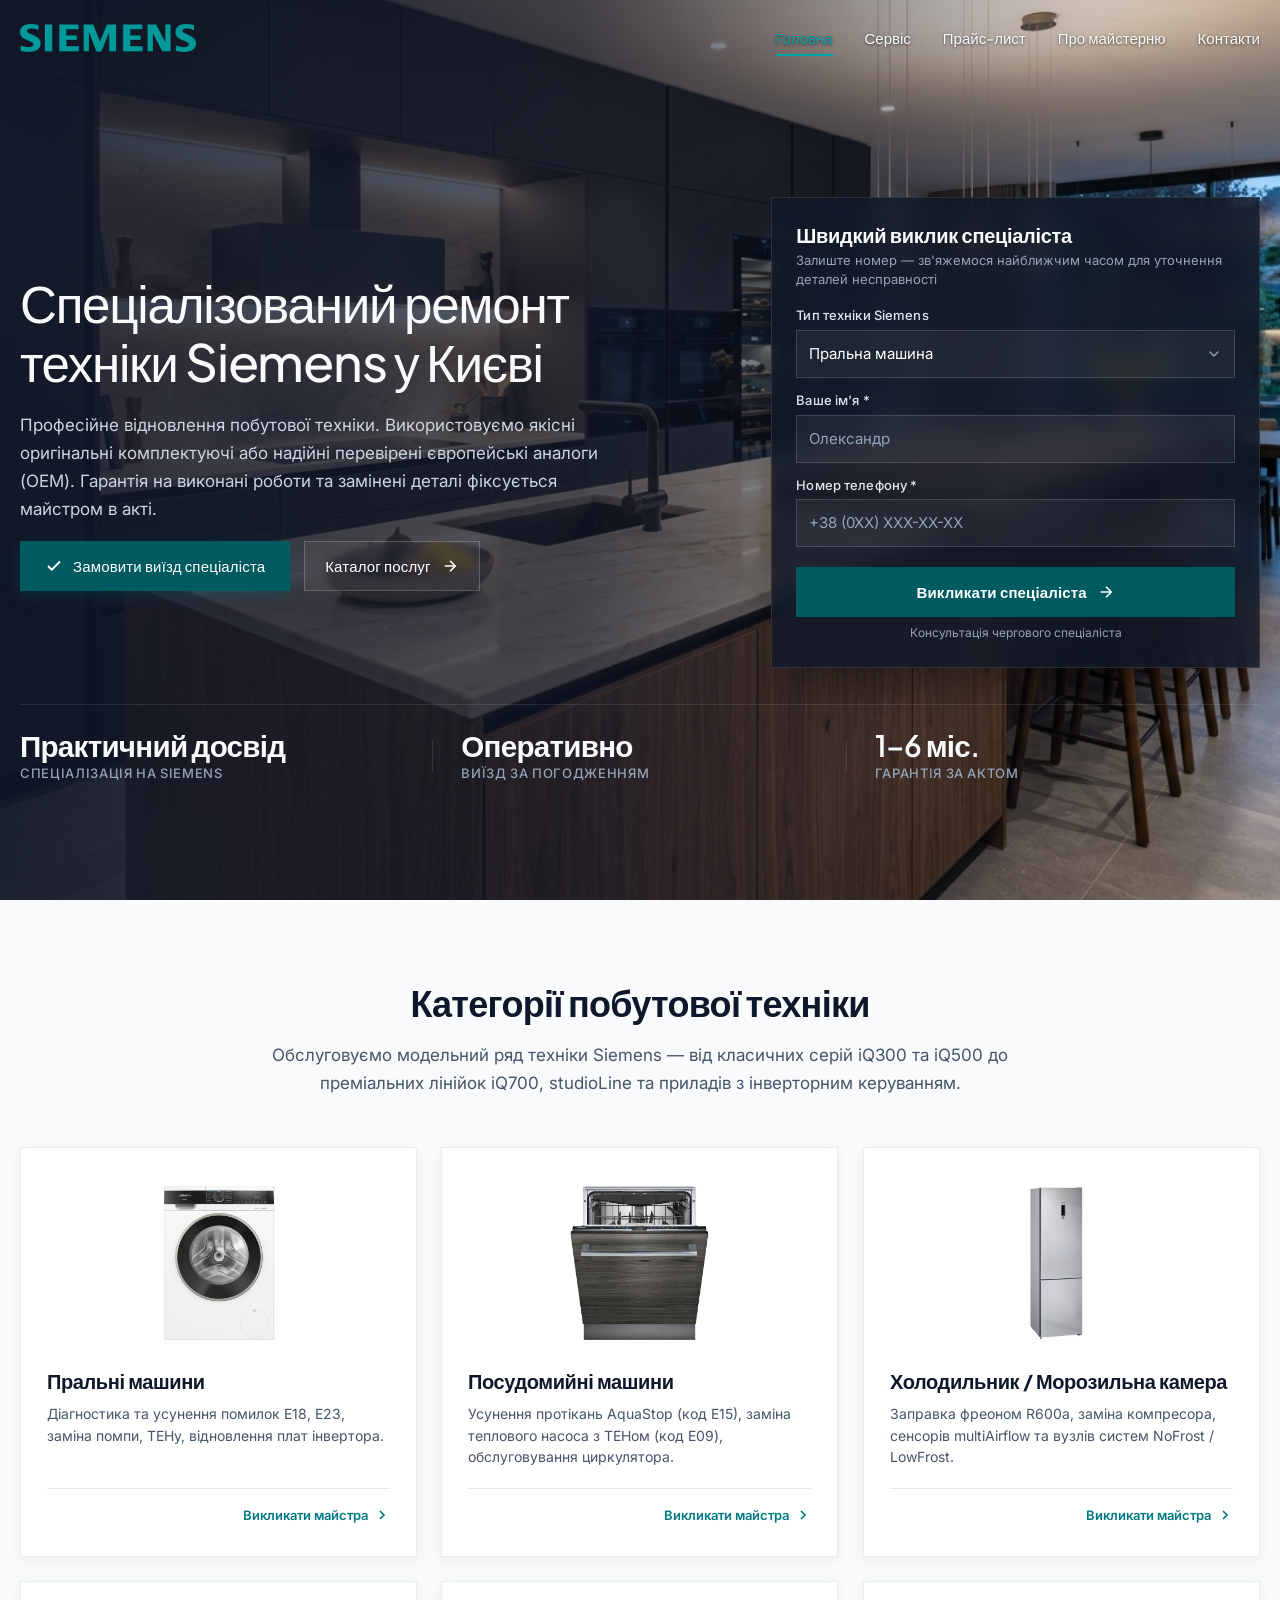
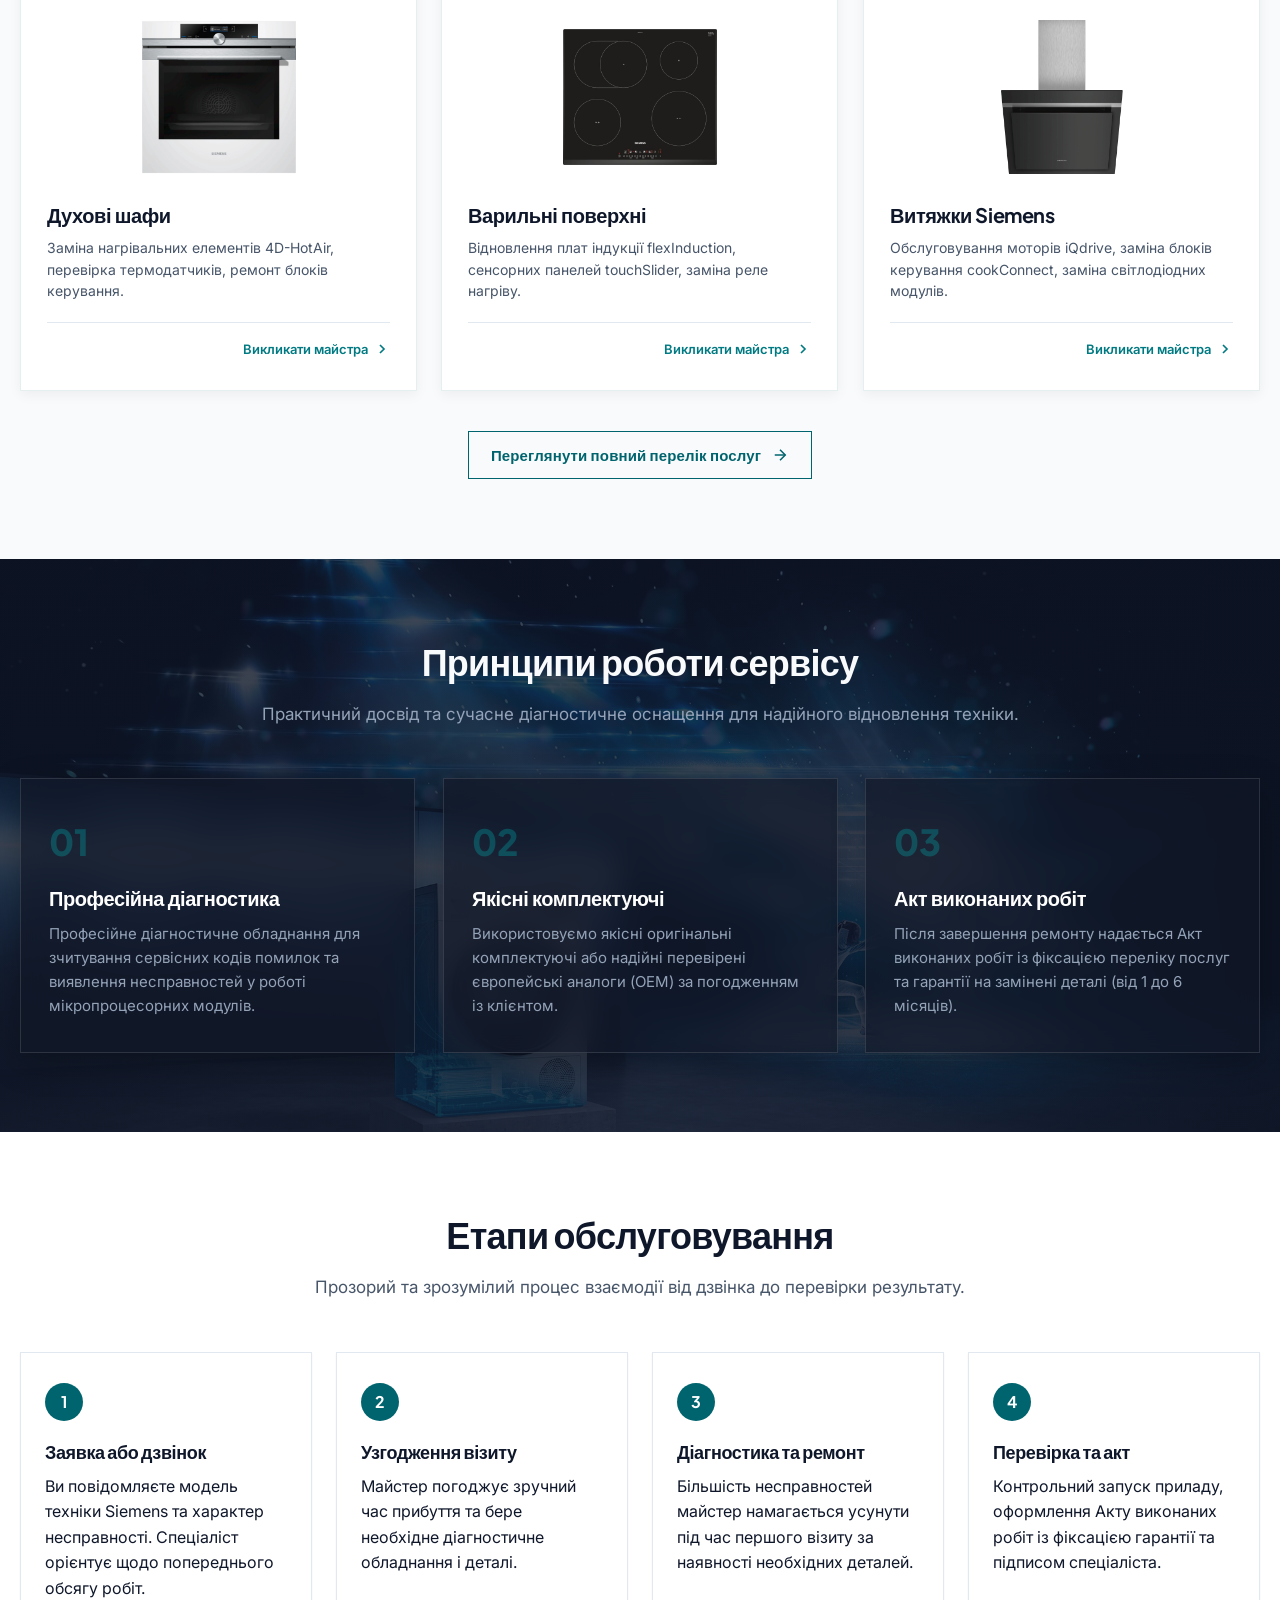
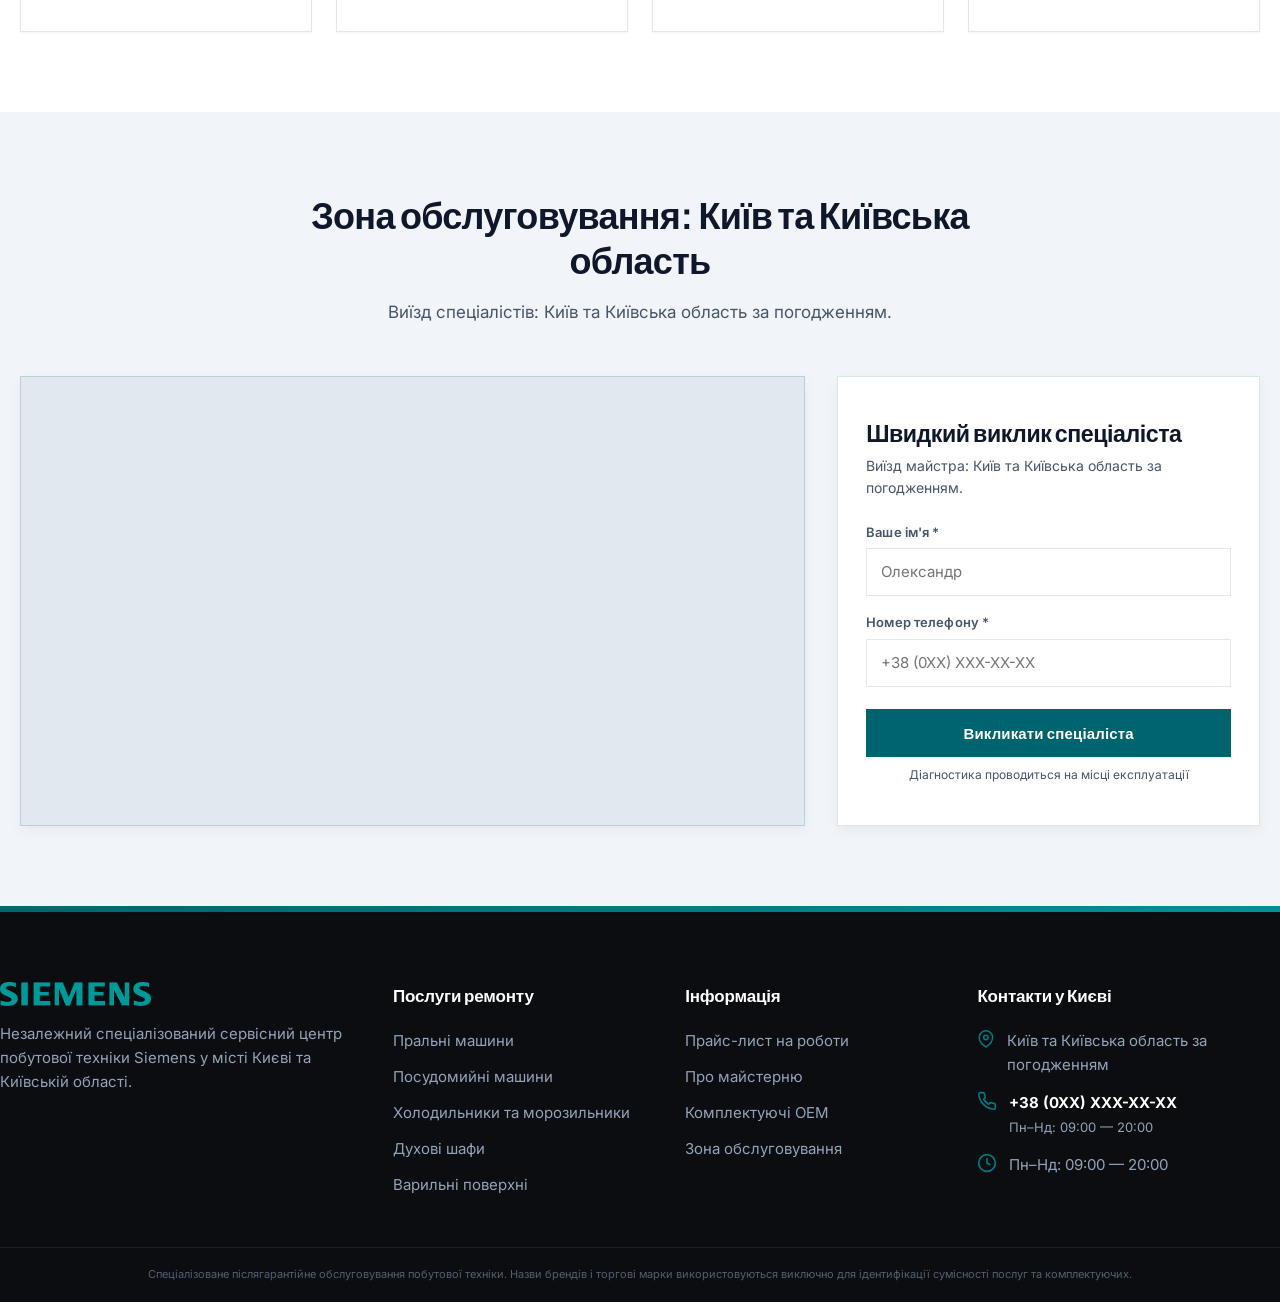
<file: index.html>
<!DOCTYPE html>
<html lang="uk">

<head>
  <meta charset="UTF-8">
  <meta name="viewport" content="width=device-width, initial-scale=1.0">
  <title>сервісний центр техніки Siemens</title>
  <meta name="description"
    content="Незалежний спеціалізований сервісний центр побутової техніки Siemens у Києві та Київській області. Професійна діагностика, якісні комплектуючі, гарантія на виконані роботи та замінені деталі за актом.">
  <link rel="preconnect" href="https://fonts.googleapis.com">
  <link rel="preconnect" href="https://fonts.gstatic.com" crossorigin>
  <link
    href="https://fonts.googleapis.com/css2?family=Inter:wght@400;500;600;700&family=Plus+Jakarta+Sans:wght@500;600;700;800&display=swap"
    rel="stylesheet">
  <link rel="stylesheet" href="css/style.css">
</head>

<body>



  <!-- Clean Transparent Header -->
  <header class="site-header">
    <div class="container header-wrap">
      <a href="index.html" class="brand-logo" aria-label="Siemens">
        <img src="img/logo.webp" alt="SIEMENS" class="brand-logo-img">
      </a>
      <nav class="main-nav" aria-label="Головна навігація">
        <a href="index.html" class="nav-link active">Головна</a>

        <a href="services.html" class="nav-link">Сервіс</a>
        <a href="prices.html" class="nav-link">Прайс-лист</a>
        <a href="about.html" class="nav-link">Про майстерню</a>
        <a href="contacts.html" class="nav-link">Контакти</a>
      </nav>
      <button type="button" class="mobile-menu-toggle" aria-label="Відкрити меню" data-drawer-open>
        <svg width="26" height="26" viewBox="0 0 24 24" fill="none" stroke="currentColor" stroke-width="2.5"
          stroke-linecap="round">
          <line x1="3" y1="6" x2="21" y2="6"></line>
          <line x1="3" y1="12" x2="21" y2="12"></line>
          <line x1="3" y1="18" x2="21" y2="18"></line>
        </svg>
      </button>
    </div>
  </header>

  <!-- Mobile Drawer -->
  <div class="mobile-drawer-overlay"></div>
  <div class="mobile-drawer">
    <div>
      <div class="mobile-drawer-header">
        <a href="index.html" class="brand-logo">
          <img src="img/logo.webp" alt="Siemens" class="brand-logo-img" style="height: 22px;">
        </a>
        <button type="button" class="mobile-drawer-close" style="background:none; color:#fff; cursor:pointer;"
          aria-label="Закрити меню">
          <svg width="24" height="24" viewBox="0 0 24 24" fill="none" stroke="currentColor" stroke-width="2">
            <line x1="18" y1="6" x2="6" y2="18"></line>
            <line x1="6" y1="6" x2="18" y2="18"></line>
          </svg>
        </button>
      </div>
      <div
        style="font-size: 0.75rem; color: var(--text-light-muted); padding: 0 0 16px 0; border-bottom: 1px solid rgba(255,255,255,0.08); margin-bottom: 16px;">
        Незалежний спеціалізований сервісний центр. Ми не є авторизованим сервісним центром Siemens AG.
      </div>
      <ul class="mobile-nav-list">
        <li><a href="index.html" class="mobile-nav-link active">Головна</a></li>
        <li><a href="services.html" class="mobile-nav-link">Послуги ремонту</a></li>
        <li><a href="prices.html" class="mobile-nav-link">Прайс-лист</a></li>
        <li><a href="about.html" class="mobile-nav-link">Про майстерню</a></li>
        <li><a href="contacts.html" class="mobile-nav-link">Контакти</a></li>
      </ul>
    </div>
    <div style="padding-top: 24px; border-top: 1px solid rgba(255,255,255,0.1);">
      <p style="font-size: 0.8125rem; color: var(--text-light-muted); margin-bottom: 8px;">Зв'язок зі спеціалістом:</p>
      <a href="tel:+380000000000" data-config="phone-mobile"
        style="color: #fff; font-weight: 700; font-size: 1.1rem; display: block; margin-bottom: 16px;">+38 (0XX)
        XXX-XX-XX</a>
      <button type="button" class="btn btn-primary" style="width: 100%;" data-modal-trigger>
        <span>Викликати спеціаліста</span>
      </button>
    </div>
  </div>

  <main id="main-content">
    <!-- Hero Section -->
    <section class="hero-section">
      <div class="container">
        <div class="hero-grid">
          <div class="hero-content">
            <h1 class="hero-title">
              Спеціалізований ремонт техніки Siemens у Києві
            </h1>
            <p class="hero-subtitle">
              Професійне відновлення побутової техніки. Використовуємо якісні оригінальні комплектуючі або надійні
              перевірені європейські аналоги (OEM). Гарантія на виконані роботи та замінені деталі фіксується майстром в
              акті.
            </p>
            <div class="hero-actions">
              <button type="button" class="btn btn-primary" data-modal-trigger data-service="Виклик спеціаліста">
                <svg width="18" height="18" viewBox="0 0 24 24" fill="none" stroke="currentColor" stroke-width="2.5">
                  <polyline points="20 6 9 17 4 12"></polyline>
                </svg>
                <span>Замовити виїзд спеціаліста</span>
              </button>
              <a href="services.html" class="btn btn-outline">
                <span>Каталог послуг</span>
                <svg width="18" height="18" viewBox="0 0 24 24" fill="none" stroke="currentColor" stroke-width="2">
                  <line x1="5" y1="12" x2="19" y2="12"></line>
                  <polyline points="12 5 19 12 12 19"></polyline>
                </svg>
              </a>
            </div>
          </div>

          <!-- Quick Express Request Card -->
          <div class="hero-card">
            <div class="hero-card-header">
              <h2 class="hero-card-title">Швидкий виклик спеціаліста</h2>
              <p class="hero-card-desc">Залиште номер — зв'яжемося найближчим часом для уточнення деталей несправності
              </p>
            </div>
            <form data-ajax-form method="POST" action="send.php">
              <!-- Honeypot -->
              <input type="text" name="website_url" class="form-honeypot" tabindex="-1" autocomplete="off">
              <input type="hidden" name="form_source" value="Головний екран (Hero)">

              <div class="form-group">
                <label class="form-label">Тип техніки Siemens</label>
                <select name="appliance" class="form-control">
                  <option value="Пральні машини">Пральна машина</option>
                  <option value="Сушильні машини">Сушильна машина</option>
                  <option value="Посудомийні машини">Посудомийна машина</option>
                  <option value="Холодильники">Холодильник / Морозильна камера</option>
                  <option value="Духові шафи">Духова шафа</option>
                  <option value="Варильні поверхні">Варильна поверхня</option>
                  <option value="Витяжки">Витяжка</option>
                  <option value="Інша техніка">Інша техніка</option>
                </select>
              </div>

              <div class="form-group">
                <label class="form-label">Ваше ім'я *</label>
                <input type="text" name="name" class="form-control" placeholder="Олександр" required>
              </div>

              <div class="form-group">
                <label class="form-label">Номер телефону *</label>
                <input type="tel" name="phone" class="form-control" placeholder="+38 (0XX) XXX-XX-XX" required>
              </div>

              <button type="submit" class="btn btn-primary" style="width: 100%; margin-top: 8px;">
                <span>Викликати спеціаліста</span>
                <svg width="18" height="18" viewBox="0 0 24 24" fill="none" stroke="currentColor" stroke-width="2">
                  <line x1="5" y1="12" x2="19" y2="12"></line>
                  <polyline points="12 5 19 12 12 19"></polyline>
                </svg>
              </button>
              <p class="form-help" style="text-align: center;">Консультація чергового спеціаліста</p>
            </form>
          </div>
        </div>

        <!-- Bottom Transparent Metrics Row -->
        <div class="hero-metrics">
          <div class="metric-item">
            <span class="metric-val" data-config="metrics-experience">Досвід</span>
            <span class="metric-label">Спеціалізація на Siemens</span>
          </div>
          <div class="metric-item">
            <span class="metric-val" data-config="metrics-arrival">Оперативно</span>
            <span class="metric-label">Виїзд за погодженням</span>
          </div>
          <div class="metric-item">
            <span class="metric-val" data-config="metrics-warranty">1–6 міс.</span>
            <span class="metric-label">Гарантія за актом</span>
          </div>
        </div>
      </div>
    </section>

    <!-- Categories Grid Section (Clean White Cards) -->
    <section id="services" class="section-py" style="background-color: var(--bg-light);">
      <div class="container">
        <div class="section-header">
          <h2 class="section-title">Категорії побутової техніки</h2>
          <p class="section-desc">
            Обслуговуємо модельний ряд техніки Siemens — від класичних серій iQ300 та iQ500 до преміальних лінійок
            iQ700, studioLine та приладів з інверторним керуванням.
          </p>
        </div>

        <div class="categories-grid">
          <!-- Card 1: Washing -->
          <div class="category-card" data-modal-trigger data-service="Пральні машини">
            <div class="category-image-box">
              <img src="img/pralka.webp" alt="Пральні машини Siemens" class="category-img" loading="lazy">
            </div>
            <h3 class="category-title">Пральні машини</h3>
            <p class="category-desc">
              Діагностика та усунення помилок E18, E23, заміна помпи, ТЕНу, відновлення плат інвертора.
            </p>
            <div class="category-footer">
              <span class="category-arrow" style="margin-left: auto;">
                <span>Викликати майстра</span>
                <svg width="16" height="16" viewBox="0 0 24 24" fill="none" stroke="currentColor" stroke-width="2.5">
                  <polyline points="9 18 15 12 9 6"></polyline>
                </svg>
              </span>
            </div>
          </div>

          <!-- Card 2: Dishwashers -->
          <div class="category-card" data-modal-trigger data-service="Посудомийні машини">
            <div class="category-image-box">
              <img src="img/posuda.webp" alt="Посудомийні машини Siemens" class="category-img" loading="lazy">
            </div>
            <h3 class="category-title">Посудомийні машини</h3>
            <p class="category-desc">
              Усунення протікань AquaStop (код E15), заміна теплового насоса з ТЕНом (код E09), обслуговування
              циркулятора.
            </p>
            <div class="category-footer">
              <span class="category-arrow" style="margin-left: auto;">
                <span>Викликати майстра</span>
                <svg width="16" height="16" viewBox="0 0 24 24" fill="none" stroke="currentColor" stroke-width="2.5">
                  <polyline points="9 18 15 12 9 6"></polyline>
                </svg>
              </span>
            </div>
          </div>

          <!-- Card 3: Fridges -->
          <div class="category-card" data-modal-trigger data-service="Холодильники">
            <div class="category-image-box">
              <img src="img/holodos.webp" alt="Холодильники та морозильні камери Siemens" class="category-img" loading="lazy">
            </div>
            <h3 class="category-title">Холодильник / Морозильна камера</h3>
            <p class="category-desc">
              Заправка фреоном R600a, заміна компресора, сенсорів multiAirflow та вузлів систем NoFrost / LowFrost.
            </p>
            <div class="category-footer">
              <span class="category-arrow" style="margin-left: auto;">
                <span>Викликати майстра</span>
                <svg width="16" height="16" viewBox="0 0 24 24" fill="none" stroke="currentColor" stroke-width="2.5">
                  <polyline points="9 18 15 12 9 6"></polyline>
                </svg>
              </span>
            </div>
          </div>

          <!-- Card 4: Ovens -->
          <div class="category-card" data-modal-trigger data-service="Духові шафи">
            <div class="category-image-box">
              <img src="img/Duhova-shafa.webp" alt="Духові шафи Siemens" class="category-img" loading="lazy">
            </div>
            <h3 class="category-title">Духові шафи</h3>
            <p class="category-desc">
              Заміна нагрівальних елементів 4D-HotAir, перевірка термодатчиків, ремонт блоків керування.
            </p>
            <div class="category-footer">
              <span class="category-arrow" style="margin-left: auto;">
                <span>Викликати майстра</span>
                <svg width="16" height="16" viewBox="0 0 24 24" fill="none" stroke="currentColor" stroke-width="2.5">
                  <polyline points="9 18 15 12 9 6"></polyline>
                </svg>
              </span>
            </div>
          </div>

          <!-- Card 5: Cooktops -->
          <div class="category-card" data-modal-trigger data-service="Варильні поверхні">
            <div class="category-image-box">
              <img src="img/poverhna.webp" alt="Варильні поверхні Siemens" class="category-img" loading="lazy">
            </div>
            <h3 class="category-title">Варильні поверхні</h3>
            <p class="category-desc">
              Відновлення плат індукції flexInduction, сенсорних панелей touchSlider, заміна реле нагріву.
            </p>
            <div class="category-footer">
              <span class="category-arrow" style="margin-left: auto;">
                <span>Викликати майстра</span>
                <svg width="16" height="16" viewBox="0 0 24 24" fill="none" stroke="currentColor" stroke-width="2.5">
                  <polyline points="9 18 15 12 9 6"></polyline>
                </svg>
              </span>
            </div>
          </div>

          <!-- Card 6: Range Hoods -->
          <div class="category-card" data-modal-trigger data-service="Витяжки">
            <div class="category-image-box">
              <img src="img/witajka.webp" alt="Витяжки Siemens" class="category-img" loading="lazy">
            </div>
            <h3 class="category-title">Витяжки Siemens</h3>
            <p class="category-desc">
              Обслуговування моторів iQdrive, заміна блоків керування cookConnect, заміна світлодіодних модулів.
            </p>
            <div class="category-footer">
              <span class="category-arrow" style="margin-left: auto;">
                <span>Викликати майстра</span>
                <svg width="16" height="16" viewBox="0 0 24 24" fill="none" stroke="currentColor" stroke-width="2.5">
                  <polyline points="9 18 15 12 9 6"></polyline>
                </svg>
              </span>
            </div>
          </div>
        </div>

        <div style="text-align: center; margin-top: 40px;">
          <a href="services.html" class="btn btn-secondary">
            <span>Переглянути повний перелік послуг</span>
            <svg width="18" height="18" viewBox="0 0 24 24" fill="none" stroke="currentColor" stroke-width="2">
              <line x1="5" y1="12" x2="19" y2="12"></line>
              <polyline points="12 5 19 12 12 19"></polyline>
            </svg>
          </a>
        </div>
      </div>
    </section>

    <!-- Standards & Engineering Approach Section (Dark Graphite) -->
    <section class="section-py standards-section">
      <div class="container">
        <div class="section-header">
          <h2 class="section-title title-white">Принципи роботи сервісу</h2>
          <p class="section-desc desc-muted">
            Практичний досвід та сучасне діагностичне оснащення для надійного відновлення техніки.
          </p>
        </div>

        <div class="standards-grid">
          <div class="standard-card">
            <div class="standard-number">01</div>
            <h3 class="standard-title">Професійна діагностика</h3>
            <p class="standard-text">
              Професійне діагностичне обладнання для зчитування сервісних кодів помилок та виявлення несправностей у
              роботі мікропроцесорних модулів.
            </p>
          </div>

          <div class="standard-card">
            <div class="standard-number">02</div>
            <h3 class="standard-title">Якісні комплектуючі</h3>
            <p class="standard-text">
              Використовуємо якісні оригінальні комплектуючі або надійні перевірені європейські аналоги (OEM) за
              погодженням із клієнтом.
            </p>
          </div>

          <div class="standard-card">
            <div class="standard-number">03</div>
            <h3 class="standard-title">Акт виконаних робіт</h3>
            <p class="standard-text">
              Після завершення ремонту надається Акт виконаних робіт із фіксацією переліку послуг та гарантії на
              замінені деталі (від 1 до 6 місяців).
            </p>
          </div>
        </div>
      </div>
    </section>

    <!-- Step-by-Step Callout Workflow -->
    <section class="section-py" style="background-color: #ffffff;">
      <div class="container">
        <div class="section-header">
          <h2 class="section-title">Етапи обслуговування</h2>
          <p class="section-desc">
            Прозорий та зрозумілий процес взаємодії від дзвінка до перевірки результату.
          </p>
        </div>

        <div class="workflow-steps">
          <div class="step-card">
            <div class="step-badge">1</div>
            <h3 class="step-title">Заявка або дзвінок</h3>
            <p class="step-desc">
              Ви повідомляєте модель техніки Siemens та характер несправності. Спеціаліст орієнтує щодо попереднього
              обсягу робіт.
            </p>
          </div>

          <div class="step-card">
            <div class="step-badge">2</div>
            <h3 class="step-title">Узгодження візиту</h3>
            <p class="step-desc">
              Майстер погоджує зручний час прибуття та бере необхідне діагностичне обладнання і деталі.
            </p>
          </div>

          <div class="step-card">
            <div class="step-badge">3</div>
            <h3 class="step-title">Діагностика та ремонт</h3>
            <p class="step-desc">
              Більшість несправностей майстер намагається усунути під час першого візиту за наявності необхідних
              деталей.
            </p>
          </div>

          <div class="step-card">
            <div class="step-badge">4</div>
            <h3 class="step-title">Перевірка та акт</h3>
            <p class="step-desc">
              Контрольний запуск приладу, оформлення Акту виконаних робіт із фіксацією гарантії та підписом спеціаліста.
            </p>
          </div>
        </div>
      </div>
    </section>

    <!-- Interactive Real Geographic Map & Quick Request Section -->
    <section class="section-py map-section-real" id="mapSection">
      <div class="container">
        <div class="section-header">
          <h2 class="section-title">Зона обслуговування: Київ та Київська область</h2>
          <p class="section-desc">
            Виїзд спеціалістів: Київ та Київська область за погодженням.
          </p>
        </div>

        <div class="real-map-grid">
          <!-- Real Interactive Geographic Google Map (Height 450px) -->
          <div class="real-map-container">
            <iframe
              src="https://maps.google.com/maps?q=%D0%BC%D1%96%D1%81%D1%82%D0%BE+%D0%9A%D0%B8%D1%97%D0%B2&t=&z=11&ie=UTF8&iwloc=&output=embed"
              class="real-map-iframe" allowfullscreen="" loading="lazy" referrerpolicy="no-referrer-when-downgrade"
              title="Зона обслуговування: м. Київ та область">
            </iframe>
          </div>

          <!-- Quick Request Card -->
          <div class="real-map-form-box">
            <h3 class="floating-card-title">Швидкий виклик спеціаліста</h3>
            <p class="floating-card-desc">
              Виїзд майстра: Київ та Київська область за погодженням.
            </p>
            <form data-ajax-form method="POST" action="send.php">
              <input type="text" name="website_url" class="form-honeypot" tabindex="-1" autocomplete="off">
              <input type="hidden" name="form_source" value="Карта районів (index.html)">

              <div class="form-group">
                <label class="form-label">Ваше ім'я *</label>
                <input type="text" name="name" class="form-control" placeholder="Олександр" required>
              </div>

              <div class="form-group">
                <label class="form-label">Номер телефону *</label>
                <input type="tel" name="phone" class="form-control" placeholder="+38 (0XX) XXX-XX-XX" required>
              </div>

              <button type="submit" class="btn btn-primary" style="width: 100%; margin-top: 6px;">
                <span>Викликати спеціаліста</span>
              </button>
              <p class="form-help" style="color: var(--text-secondary); text-align: center; margin-top: 8px;">
                Діагностика проводиться на місці експлуатації
              </p>
            </form>
          </div>
        </div>
      </div>
    </section>
  </main>

  <!-- Footer with signature petrol accent stripe -->
  <footer class="site-footer">
    <div class="footer-accent-stripe"></div>
    <div class="container footer-top">
      <div class="footer-grid">
        <!-- Col 1: Brand & Info -->
        <div>
          <a href="index.html" class="brand-logo" style="margin-bottom: 16px; display: inline-flex;">
            <img src="img/logo.webp" alt="Siemens" class="brand-logo-img" style="height: 24px;">
          </a>
          <p style="line-height: 1.6; margin-bottom: 20px;">
            Незалежний спеціалізований сервісний центр побутової техніки Siemens у місті Києві та Київській області.
          </p>
        </div>

        <!-- Col 2: Services -->
        <div>
          <div class="footer-col-title">Послуги ремонту</div>
          <ul class="footer-links">
            <li><a href="services.html#washing">Пральні машини</a></li>
            <li><a href="services.html#dishwashers">Посудомийні машини</a></li>
            <li><a href="services.html#fridges">Холодильники та морозильники</a></li>
            <li><a href="services.html#ovens">Духові шафи</a></li>
            <li><a href="services.html#cooktops">Варильні поверхні</a></li>
          </ul>
        </div>

        <!-- Col 3: Navigation -->
        <div>
          <div class="footer-col-title">Інформація</div>
          <ul class="footer-links">
            <li><a href="prices.html">Прайс-лист на роботи</a></li>
            <li><a href="about.html">Про майстерню</a></li>
            <li><a href="about.html#certificates">Комплектуючі OEM</a></li>
            <li><a href="contacts.html">Зона обслуговування</a></li>
          </ul>
        </div>

        <!-- Col 4: Contacts & Schedule -->
        <div>
          <div class="footer-col-title">Контакти у Києві</div>
          <div class="footer-contact-item">
            <svg width="20" height="20" viewBox="0 0 24 24" fill="none" stroke="var(--petrol-vibrant)" stroke-width="2">
              <path d="M21 10c0 7-9 13-9 13s-9-6-9-13a9 9 0 0 1 18 0z"></path>
              <circle cx="12" cy="10" r="3"></circle>
            </svg>
            <span data-config="address-full">м. Київ та область (Виїзне обслуговування)</span>
          </div>
          <div class="footer-contact-item">
            <svg width="20" height="20" viewBox="0 0 24 24" fill="none" stroke="var(--petrol-vibrant)" stroke-width="2">
              <path
                d="M22 16.92v3a2 2 0 0 1-2.18 2 19.79 19.79 0 0 1-8.63-3.07 19.5 19.5 0 0 1-6-6 19.79 19.79 0 0 1-3.07-8.67A2 2 0 0 1 4.11 2h3a2 2 0 0 1 2 1.72 12.84 12.84 0 0 0 .7 2.81 2 2 0 0 1-.45 2.11L8.09 9.91a16 16 0 0 0 6 6l1.27-1.27a2 2 0 0 1 2.11-.45 12.84 12.84 0 0 0 2.81.7A2 2 0 0 1 22 16.92z">
              </path>
            </svg>
            <div>
              <a href="tel:+380000000000" data-config="phone-mobile"
                style="color: #fff; font-weight: 700; display: block;">+38 (0XX) XXX-XX-XX</a>
              <span style="font-size: 0.8125rem; color: #94a3b8;">Пн–Нд: 09:00 — 20:00</span>
            </div>
          </div>
          <div class="footer-contact-item">
            <svg width="20" height="20" viewBox="0 0 24 24" fill="none" stroke="var(--petrol-vibrant)" stroke-width="2">
              <circle cx="12" cy="12" r="10"></circle>
              <polyline points="12 6 12 12 16 14"></polyline>
            </svg>
            <span data-config="schedule-work">Пн–Нд: 09:00 — 20:00</span>
          </div>
        </div>
      </div>
    </div>

    <div class="footer-bottom">
      <div class="container">
        <p class="legal-disclaimer">
          Спеціалізоване післягарантійне обслуговування побутової техніки. Назви брендів і торгові марки використовуються виключно для ідентифікації сумісності послуг та комплектуючих.
        </p>
      </div>
    </div>
  </footer>

  <!-- Fast Master Callout Modal Dialog -->
  <div class="modal-backdrop" id="callModal" role="dialog" aria-modal="true" aria-labelledby="modalTitle">
    <div class="modal-dialog">
      <div class="modal-header">
        <h3 id="modalTitle" style="font-size: 1.3rem; color: #fff;">Виклик спеціаліста</h3>
        <p style="font-size: 0.8125rem; color: var(--text-light-muted); margin-top: 4px;">Заповніть форму — зв'яжемося
          найближчим часом для уточнення деталей</p>
        <button type="button" class="modal-close-btn" aria-label="Закрити модальне вікно">
          <svg width="20" height="20" viewBox="0 0 24 24" fill="none" stroke="currentColor" stroke-width="2">
            <line x1="18" y1="6" x2="6" y2="18"></line>
            <line x1="6" y1="6" x2="18" y2="18"></line>
          </svg>
        </button>
      </div>
      <div class="modal-body">
        <form data-ajax-form method="POST" action="send.php">
          <input type="text" name="website_url" class="form-honeypot" tabindex="-1" autocomplete="off">
          <input type="hidden" name="form_source" value="Модальне вікно (Швидкий виклик)">

          <div class="form-group">
            <label class="form-label">Тип техніки Siemens</label>
            <select name="appliance" class="form-control">
              <option value="Пральні машини">Пральна машина</option>
              <option value="Сушильні машини">Сушильна машина</option>
              <option value="Посудомийні машини">Посудомийна машина</option>
              <option value="Холодильники">Холодильник / Морозильна камера</option>
              <option value="Духові шафи">Духова шафа</option>
              <option value="Варильні поверхні">Варильна поверхня</option>
              <option value="Витяжки">Витяжка</option>
              <option value="Інша техніка">Інша техніка</option>
            </select>
          </div>

          <div class="form-group">
            <label class="form-label">Ваше ім'я *</label>
            <input type="text" name="name" class="form-control" placeholder="Олександр" required>
          </div>

          <div class="form-group">
            <label class="form-label">Номер телефону *</label>
            <input type="tel" name="phone" class="form-control" placeholder="+38 (0XX) XXX-XX-XX" required>
          </div>

          <button type="submit" class="btn btn-primary" style="width: 100%; margin-top: 10px;">
            <span>Викликати спеціаліста</span>
          </button>
          <p class="form-help" style="text-align: center;">Гарантуємо конфіденційність персональних даних</p>
        </form>
      </div>
    </div>
  </div>

  <!-- Scripts -->
  <script src="js/config.js"></script>
  <script src="js/main.js"></script>
</body>

</html>
</file>
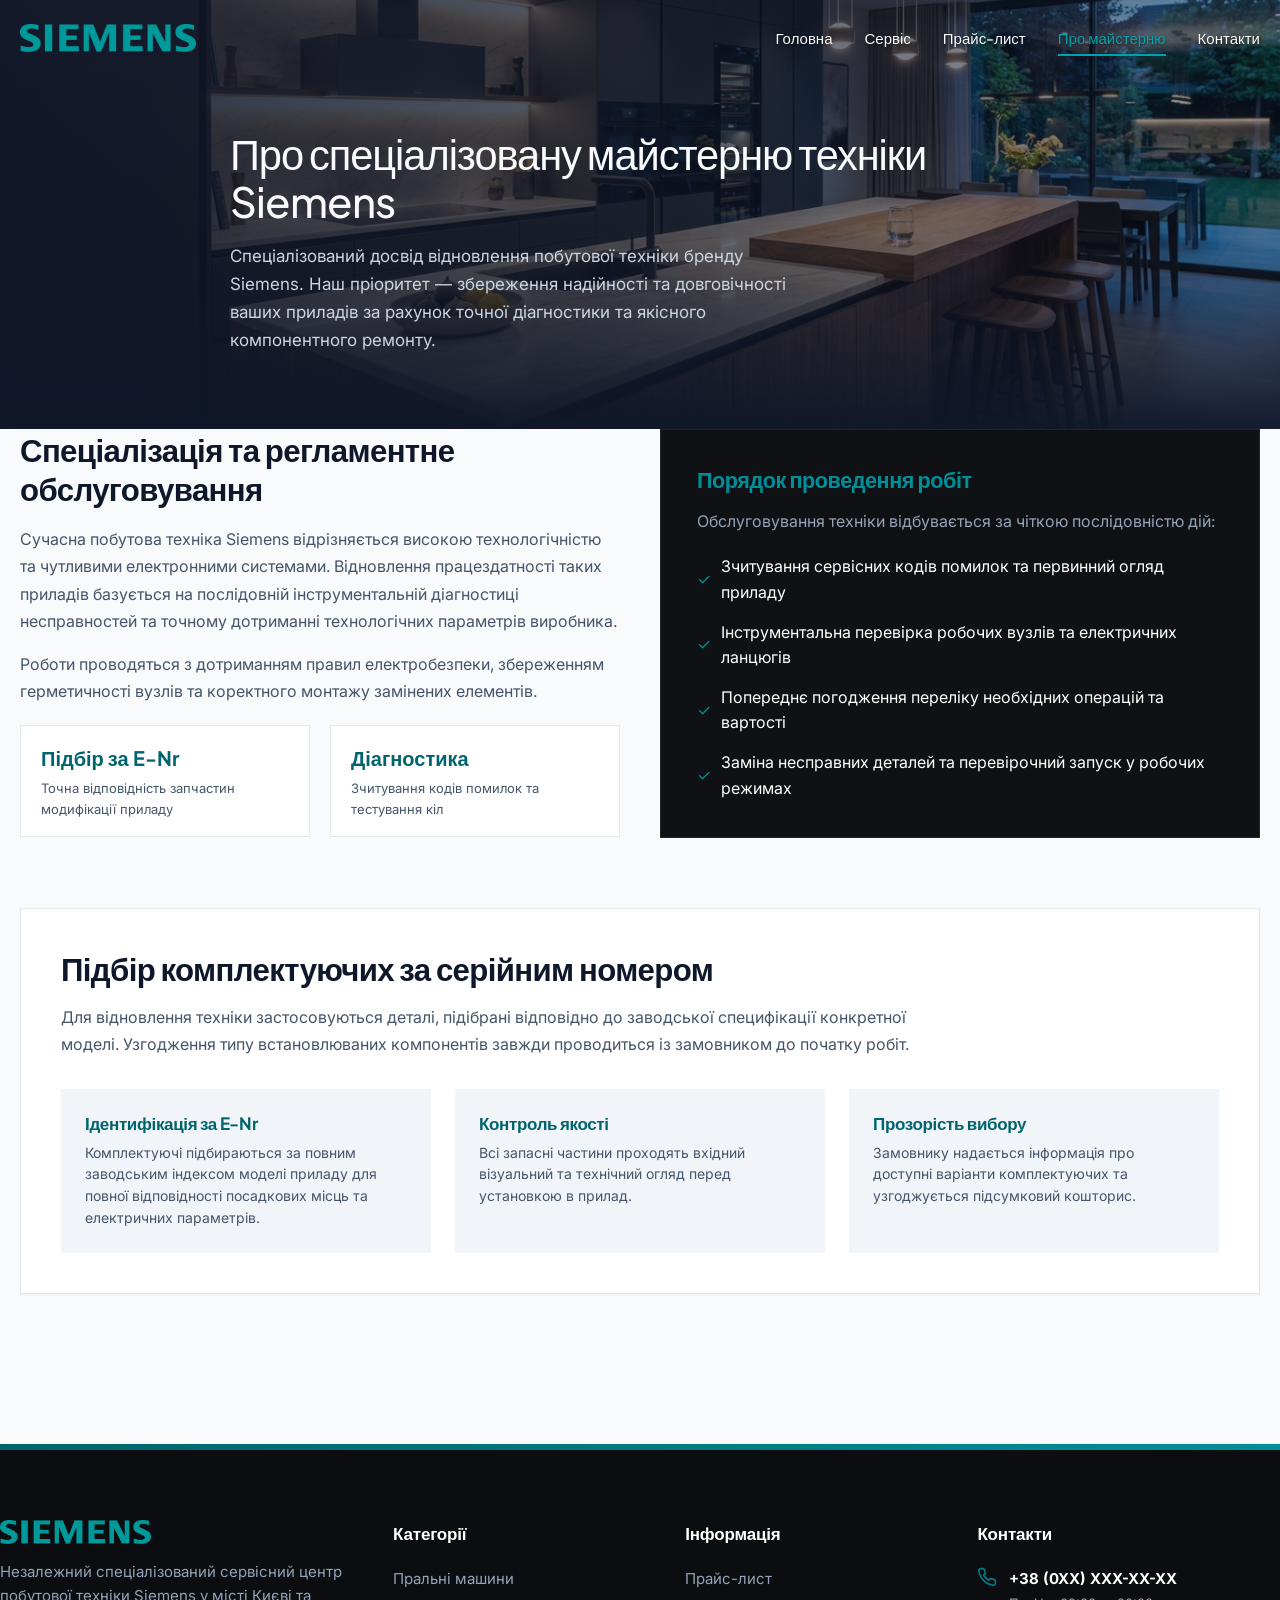
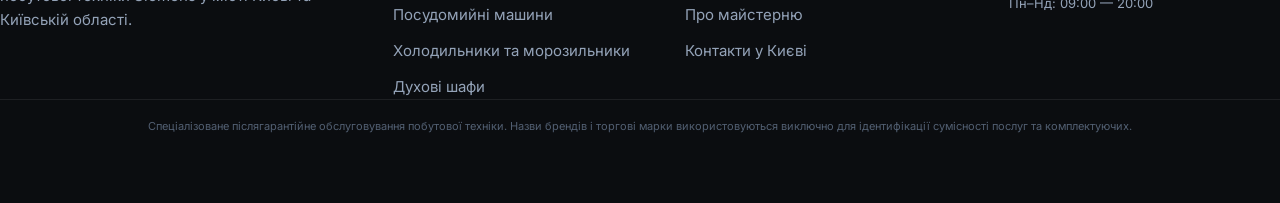
<file: about.html>
<!DOCTYPE html>
<html lang="uk">

<head>
  <meta charset="UTF-8">
  <meta name="viewport" content="width=device-width, initial-scale=1.0">
  <title>Про спеціалізовану майстерню побутової техніки Siemens у Києві | Досвід та підхід</title>
  <meta name="description"
    content="Інформація про незалежний спеціалізований сервісний центр техніки Siemens у Києві. Досвідчені інженери, якісні комплектуючі, Акт виконаних робіт та гарантія.">
  <link rel="preconnect" href="https://fonts.googleapis.com">
  <link rel="preconnect" href="https://fonts.gstatic.com" crossorigin>
  <link
    href="https://fonts.googleapis.com/css2?family=Inter:wght@400;500;600;700&family=Plus+Jakarta+Sans:wght@500;600;700;800&display=swap"
    rel="stylesheet">
  <link rel="stylesheet" href="css/style.css">
</head>

<body>



  <!-- Clean Transparent Header -->
  <header class="site-header">
    <div class="container header-wrap">
      <a href="index.html" class="brand-logo" aria-label="Siemens">
        <img src="img/logo.webp" alt="SIEMENS" class="brand-logo-img">
      </a>
      <nav class="main-nav" aria-label="Головна навігація">
        <a href="index.html" class="nav-link">Головна</a>

        <a href="services.html" class="nav-link">Сервіс</a>
        <a href="prices.html" class="nav-link">Прайс-лист</a>
        <a href="about.html" class="nav-link active">Про майстерню</a>
        <a href="contacts.html" class="nav-link">Контакти</a>
      </nav>
      <button type="button" class="mobile-menu-toggle" aria-label="Відкрити меню" data-drawer-open>
        <svg width="26" height="26" viewBox="0 0 24 24" fill="none" stroke="currentColor" stroke-width="2.5"
          stroke-linecap="round">
          <line x1="3" y1="6" x2="21" y2="6"></line>
          <line x1="3" y1="12" x2="21" y2="12"></line>
          <line x1="3" y1="18" x2="21" y2="18"></line>
        </svg>
      </button>
    </div>
  </header>

  <!-- Mobile Drawer -->
  <div class="mobile-drawer-overlay"></div>
  <div class="mobile-drawer">
    <div>
      <div class="mobile-drawer-header">
        <a href="index.html" class="brand-logo">
          <img src="img/logo.webp" alt="Siemens" class="brand-logo-img" style="height: 22px;">
        </a>
        <button type="button" class="mobile-drawer-close" style="background:none; color:#fff; cursor:pointer;"
          aria-label="Закрити меню">
          <svg width="24" height="24" viewBox="0 0 24 24" fill="none" stroke="currentColor" stroke-width="2">
            <line x1="18" y1="6" x2="6" y2="18"></line>
            <line x1="6" y1="6" x2="18" y2="18"></line>
          </svg>
        </button>
      </div>
      <div
        style="font-size: 0.75rem; color: var(--text-light-muted); padding: 0 0 16px 0; border-bottom: 1px solid rgba(255,255,255,0.08); margin-bottom: 16px;">
        Незалежний спеціалізований сервісний центр. Ми не є авторизованим сервісним центром Siemens AG.
      </div>
      <ul class="mobile-nav-list">
        <li><a href="index.html" class="mobile-nav-link">Головна</a></li>
        <li><a href="services.html" class="mobile-nav-link">Послуги ремонту</a></li>
        <li><a href="prices.html" class="mobile-nav-link">Прайс-лист</a></li>
        <li><a href="about.html" class="mobile-nav-link active">Про майстерню</a></li>
        <li><a href="contacts.html" class="mobile-nav-link">Контакти</a></li>
      </ul>
    </div>
    <div style="padding-top: 24px; border-top: 1px solid rgba(255,255,255,0.1);">
      <button type="button" class="btn btn-primary" style="width: 100%;" data-modal-trigger>
        <span>Викликати спеціаліста</span>
      </button>
    </div>
  </div>

  <main>
    <!-- Page Header -->
    <section class="hero-section subpage-hero">
      <div class="container">
        <div class="section-header" style="text-align: left; max-width: 820px; margin-bottom: 0;">
          <h1 class="hero-title" style="font-size: 2.6rem; margin-bottom: 16px;">
            Про спеціалізовану майстерню техніки Siemens
          </h1>
          <p class="hero-subtitle" style="margin-bottom: 0;">
            Спеціалізований досвід відновлення побутової техніки бренду Siemens. Наш пріоритет — збереження надійності
            та довговічності ваших приладів за рахунок точної діагностики та якісного компонентного ремонту.
          </p>
        </div>
      </div>
    </section>

    <!-- Content Sections -->
    <section class="section-py" style="background-color: var(--bg-light);">
      <div class="container">

        <!-- 1. Engineering Qualification Grid -->
        <div
          style="display: grid; grid-template-columns: 1fr 1fr; gap: 40px; align-items: center; margin-bottom: 70px;">
          <div>
            <h2 style="font-size: 1.95rem; color: var(--text-main); margin-bottom: 18px;">
              Спеціалізація та регламентне обслуговування
            </h2>
            <p style="color: var(--text-secondary); line-height: 1.7; margin-bottom: 16px;">
              Сучасна побутова техніка Siemens відрізняється високою технологічністю та чутливими електронними системами.
              Відновлення працездатності таких приладів базується на послідовній інструментальній діагностиці несправностей та точному дотриманні технологічних параметрів виробника.
            </p>
            <p style="color: var(--text-secondary); line-height: 1.7; margin-bottom: 20px;">
              Роботи проводяться з дотриманням правил електробезпеки, збереженням герметичності вузлів та коректного монтажу замінених елементів.
            </p>
            <div style="display: flex; gap: 20px;">
              <div
                style="background: #ffffff; padding: 16px 20px; border-radius: var(--radius-sm); border: 1px solid var(--border-light); flex: 1;">
                <div
                  style="font-family: var(--font-heading); font-weight: 700; font-size: 1.25rem; color: var(--petrol-deep);">
                  Підбір за E-Nr</div>
                <div style="font-size: 0.8125rem; color: var(--text-secondary); margin-top: 4px;">Точна відповідність запчастин модифікації приладу</div>
              </div>
              <div
                style="background: #ffffff; padding: 16px 20px; border-radius: var(--radius-sm); border: 1px solid var(--border-light); flex: 1;">
                <div
                  style="font-family: var(--font-heading); font-weight: 700; font-size: 1.25rem; color: var(--petrol-deep);">
                  Діагностика</div>
                <div style="font-size: 0.8125rem; color: var(--text-secondary); margin-top: 4px;">Зчитування кодів помилок та тестування кіл</div>
              </div>
            </div>
          </div>

          <!-- Feature Box -->
          <div
            style="background: var(--bg-graphite); border-radius: var(--radius-lg); padding: 36px; color: #ffffff; border: 1px solid var(--bg-graphite-border);">
            <h3 style="font-size: 1.35rem; color: var(--petrol-light); margin-bottom: 16px;">
              Порядок проведення робіт
            </h3>
            <p style="color: var(--text-light-muted); line-height: 1.6; margin-bottom: 20px;">
              Обслуговування техніки відбувається за чіткою послідовністю дій:
            </p>
            <ul style="list-style: none; display: flex; flex-direction: column; gap: 14px; color: #ffffff;">
              <li style="display: flex; align-items: center; gap: 10px;">
                <span style="color: var(--petrol-light);">✓</span> Зчитування сервісних кодів помилок та первинний огляд приладу
              </li>
              <li style="display: flex; align-items: center; gap: 10px;">
                <span style="color: var(--petrol-light);">✓</span> Інструментальна перевірка робочих вузлів та електричних ланцюгів
              </li>
              <li style="display: flex; align-items: center; gap: 10px;">
                <span style="color: var(--petrol-light);">✓</span> Попереднє погодження переліку необхідних операцій та вартості
              </li>
              <li style="display: flex; align-items: center; gap: 10px;">
                <span style="color: var(--petrol-light);">✓</span> Заміна несправних деталей та перевірочний запуск у робочих режимах
              </li>
            </ul>
          </div>
        </div>

        <!-- 2. Original Spare Parts Warehouse (id="certificates") -->
        <div id="certificates"
          style="background: #ffffff; border-radius: var(--radius-lg); border: 1px solid var(--border-light); padding: 40px; margin-bottom: 70px; box-shadow: var(--shadow-sm);">
          <h2 style="font-size: 1.95rem; color: var(--text-main); margin-bottom: 16px;">
            Підбір комплектуючих за серійним номером
          </h2>
          <p style="color: var(--text-secondary); line-height: 1.7; max-width: 860px; margin-bottom: 30px;">
            Для відновлення техніки застосовуються деталі, підібрані відповідно до заводської специфікації конкретної моделі. Узгодження типу встановлюваних компонентів завжди проводиться із замовником до початку робіт.
          </p>

          <div style="display: grid; grid-template-columns: repeat(3, 1fr); gap: 24px;">
            <div style="background: var(--bg-surface-subtle); padding: 24px; border-radius: var(--radius-sm);">
              <h4 style="font-size: 1.0625rem; color: var(--petrol-deep); margin-bottom: 8px;">Ідентифікація за E-Nr</h4>
              <p style="font-size: 0.875rem; color: var(--text-secondary); line-height: 1.55;">
                Комплектуючі підбираються за повним заводським індексом моделі приладу для повної відповідності посадкових місць та електричних параметрів.
              </p>
            </div>
            <div style="background: var(--bg-surface-subtle); padding: 24px; border-radius: var(--radius-sm);">
              <h4 style="font-size: 1.0625rem; color: var(--petrol-deep); margin-bottom: 8px;">Контроль якості</h4>
              <p style="font-size: 0.875rem; color: var(--text-secondary); line-height: 1.55;">
                Всі запасні частини проходять вхідний візуальний та технічний огляд перед установкою в прилад.
              </p>
            </div>
            <div style="background: var(--bg-surface-subtle); padding: 24px; border-radius: var(--radius-sm);">
              <h4 style="font-size: 1.0625rem; color: var(--petrol-deep); margin-bottom: 8px;">Прозорість вибору</h4>
              <p style="font-size: 0.875rem; color: var(--text-secondary); line-height: 1.55;">
                Замовнику надається інформація про доступні варіанти комплектуючих та узгоджується підсумковий кошторис.
              </p>
            </div>
          </div>
        </div>



      </div>
    </section>
  </main>

  <!-- Footer -->
  <footer class="site-footer">
    <div class="footer-accent-stripe"></div>
    <div class="container footer-top">
      <div class="footer-grid">
        <div>
          <a href="index.html" class="brand-logo" style="margin-bottom: 16px; display: inline-flex;">
            <img src="img/logo.webp" alt="Siemens" class="brand-logo-img" style="height: 24px;">
          </a>
          <p style="line-height: 1.6; margin-bottom: 20px;">
            Незалежний спеціалізований сервісний центр побутової техніки Siemens у місті Києві та Київській області.
          </p>
        </div>
        <div>
          <div class="footer-col-title">Категорії</div>
          <ul class="footer-links">
            <li><a href="services.html#washing">Пральні машини</a></li>
            <li><a href="services.html#dishwashers">Посудомийні машини</a></li>
            <li><a href="services.html#fridges">Холодильники та морозильники</a></li>
            <li><a href="services.html#ovens">Духові шафи</a></li>
          </ul>
        </div>
        <div>
          <div class="footer-col-title">Інформація</div>
          <ul class="footer-links">
            <li><a href="prices.html">Прайс-лист</a></li>
            <li><a href="about.html">Про майстерню</a></li>
            <li><a href="contacts.html">Контакти у Києві</a></li>
          </ul>
        </div>
        <div>
          <div class="footer-col-title">Контакти</div>
          <div class="footer-contact-item">
            <svg width="20" height="20" viewBox="0 0 24 24" fill="none" stroke="var(--petrol-vibrant)" stroke-width="2">
              <path
                d="M22 16.92v3a2 2 0 0 1-2.18 2 19.79 19.79 0 0 1-8.63-3.07 19.5 19.5 0 0 1-6-6 19.79 19.79 0 0 1-3.07-8.67A2 2 0 0 1 4.11 2h3a2 2 0 0 1 2 1.72 12.84 12.84 0 0 0 .7 2.81 2 2 0 0 1-.45 2.11L8.09 9.91a16 16 0 0 0 6 6l1.27-1.27a2 2 0 0 1 2.11-.45 12.84 12.84 0 0 0 2.81.7A2 2 0 0 1 22 16.92z">
              </path>
            </svg>
            <div>
              <a href="tel:+380000000000" data-config="phone-mobile"
                style="color: #fff; font-weight: 700; display: block;">+38 (0XX) XXX-XX-XX</a>
              <span data-config="schedule-work" style="font-size: 0.8125rem;">Пн–Нд: 09:00 — 20:00</span>
            </div>
          </div>
      </div>
    </div>

    <div class="footer-bottom">
      <div class="container">
        <p class="legal-disclaimer">
          Спеціалізоване післягарантійне обслуговування побутової техніки. Назви брендів і торгові марки використовуються виключно для ідентифікації сумісності послуг та комплектуючих.
        </p>
      </div>
    </div>
  </footer>

  <!-- Modal -->
  <div class="modal-backdrop" id="callModal" role="dialog" aria-modal="true" aria-labelledby="modalTitle">
    <div class="modal-dialog">
      <div class="modal-header">
        <h3 id="modalTitle" style="font-size: 1.3rem; color: #fff;">Виклик спеціаліста</h3>
        <p style="font-size: 0.8125rem; color: var(--text-light-muted); margin-top: 4px;">Заповніть форму — зв'яжемося
          найближчим часом для уточнення деталей</p>
        <button type="button" class="modal-close-btn" aria-label="Закрити модальне вікно">
          <svg width="20" height="20" viewBox="0 0 24 24" fill="none" stroke="currentColor" stroke-width="2">
            <line x1="18" y1="6" x2="6" y2="18"></line>
            <line x1="6" y1="6" x2="18" y2="18"></line>
          </svg>
        </button>
      </div>
      <div class="modal-body">
        <form data-ajax-form method="POST" action="send.php">
          <input type="text" name="website_url" class="form-honeypot" tabindex="-1" autocomplete="off">
          <input type="hidden" name="form_source" value="Сторінка про майстерню (about.html)">

          <div class="form-group">
            <label class="form-label">Тип техніки Siemens</label>
            <select name="appliance" class="form-control">
              <option value="Пральні машини">Пральна машина</option>
              <option value="Сушильні машини">Сушильна машина</option>
              <option value="Посудомийні машини">Посудомийна машина</option>
              <option value="Холодильники">Холодильник / Морозильна камера</option>
              <option value="Духові шафи">Духова шафа</option>
              <option value="Варильні поверхні">Варильна поверхня</option>
              <option value="Витяжки">Витяжка</option>
              <option value="Інша техніка">Інша техніка</option>
            </select>
          </div>

          <div class="form-group">
            <label class="form-label">Ваше ім'я *</label>
            <input type="text" name="name" class="form-control" placeholder="Олександр" required>
          </div>

          <div class="form-group">
            <label class="form-label">Номер телефону *</label>
            <input type="tel" name="phone" class="form-control" placeholder="+38 (0XX) XXX-XX-XX" required>
          </div>

          <button type="submit" class="btn btn-primary" style="width: 100%; margin-top: 10px;">
            <span>Викликати спеціаліста</span>
          </button>
        </form>
      </div>
    </div>
  </div>

  <script src="js/config.js"></script>
  <script src="js/main.js"></script>
</body>

</html>
</file>
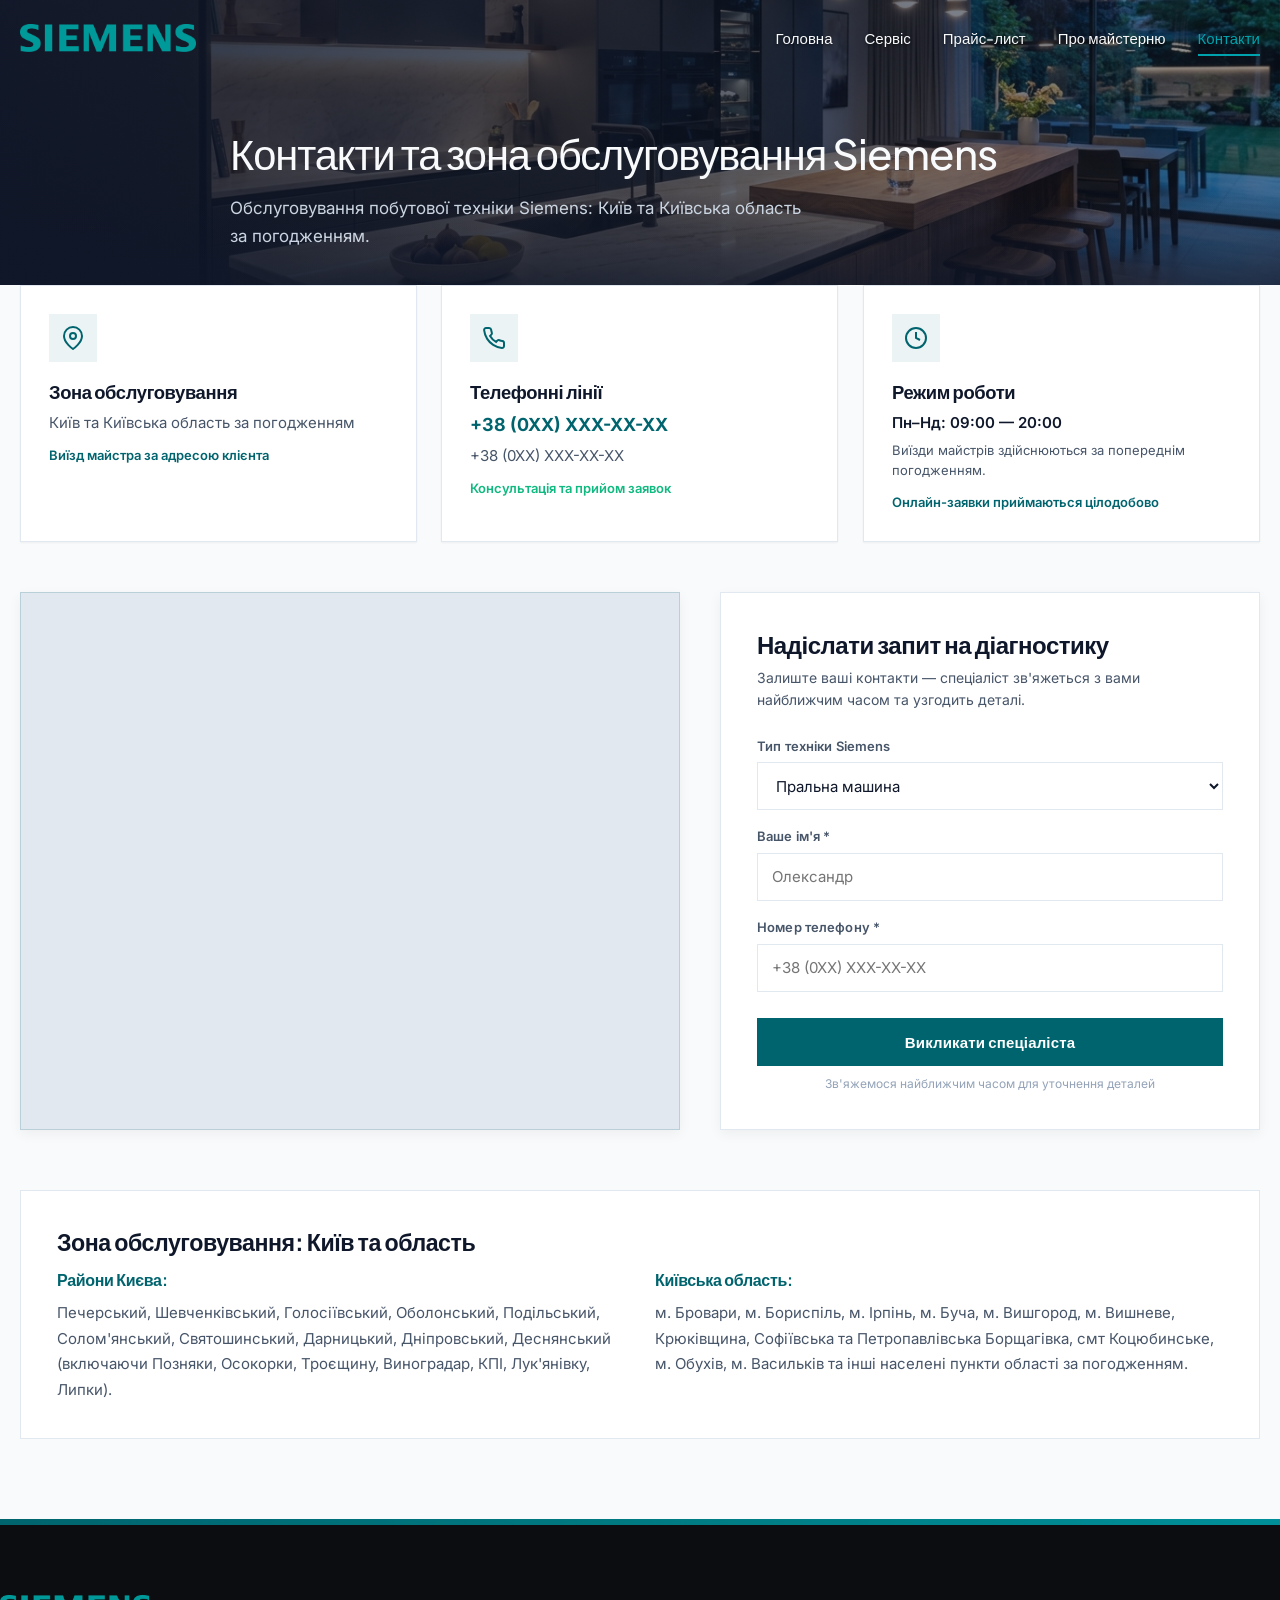
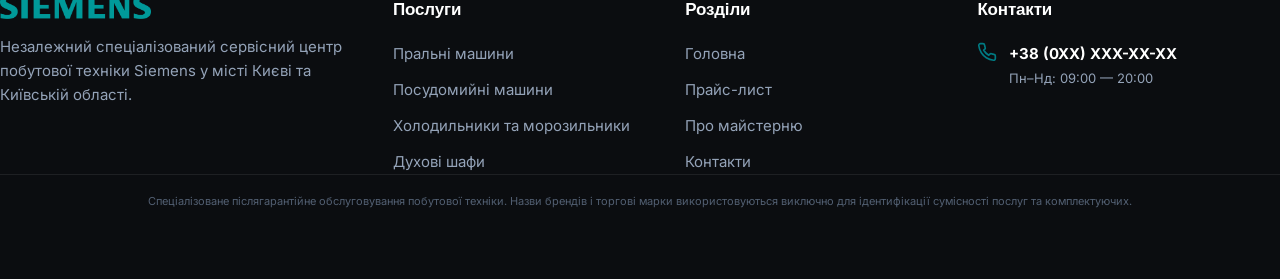
<file: contacts.html>
<!DOCTYPE html>
<html lang="uk">

<head>
  <meta charset="UTF-8">
  <meta name="viewport" content="width=device-width, initial-scale=1.0">
  <title>Контакти сервісного центру Siemens у Києві | Київ та область</title>
  <meta name="description"
    content="Контакти незалежного спеціалізованого сервісу Siemens у Києві. Виїзд майстра: Київ та Київська область за погодженням. Графік роботи: Пн–Нд 09:00 — 20:00.">
  <link rel="preconnect" href="https://fonts.googleapis.com">
  <link rel="preconnect" href="https://fonts.gstatic.com" crossorigin>
  <link
    href="https://fonts.googleapis.com/css2?family=Inter:wght@400;500;600;700&family=Plus+Jakarta+Sans:wght@500;600;700;800&display=swap"
    rel="stylesheet">
  <link rel="stylesheet" href="css/style.css">
</head>

<body>



  <!-- Clean Transparent Header -->
  <header class="site-header">
    <div class="container header-wrap">
      <a href="index.html" class="brand-logo" aria-label="Siemens">
        <img src="img/logo.webp" alt="SIEMENS" class="brand-logo-img">
      </a>
      <nav class="main-nav" aria-label="Головна навігація">
        <a href="index.html" class="nav-link">Головна</a>

        <a href="services.html" class="nav-link">Сервіс</a>
        <a href="prices.html" class="nav-link">Прайс-лист</a>
        <a href="about.html" class="nav-link">Про майстерню</a>
        <a href="contacts.html" class="nav-link active">Контакти</a>
      </nav>
      <button type="button" class="mobile-menu-toggle" aria-label="Відкрити меню" data-drawer-open>
        <svg width="26" height="26" viewBox="0 0 24 24" fill="none" stroke="currentColor" stroke-width="2.5"
          stroke-linecap="round">
          <line x1="3" y1="6" x2="21" y2="6"></line>
          <line x1="3" y1="12" x2="21" y2="12"></line>
          <line x1="3" y1="18" x2="21" y2="18"></line>
        </svg>
      </button>
    </div>
  </header>

  <!-- Mobile Drawer -->
  <div class="mobile-drawer-overlay"></div>
  <div class="mobile-drawer">
    <div>
      <div class="mobile-drawer-header">
        <a href="index.html" class="brand-logo">
          <img src="img/logo.webp" alt="Siemens" class="brand-logo-img" style="height: 22px;">
        </a>
        <button type="button" class="mobile-drawer-close" style="background:none; color:#fff; cursor:pointer;"
          aria-label="Закрити меню">
          <svg width="24" height="24" viewBox="0 0 24 24" fill="none" stroke="currentColor" stroke-width="2">
            <line x1="18" y1="6" x2="6" y2="18"></line>
            <line x1="6" y1="6" x2="18" y2="18"></line>
          </svg>
        </button>
      </div>
      <div
        style="font-size: 0.75rem; color: var(--text-light-muted); padding: 0 0 16px 0; border-bottom: 1px solid rgba(255,255,255,0.08); margin-bottom: 16px;">
        Незалежний спеціалізований сервісний центр. Ми не є авторизованим сервісним центром Siemens AG.
      </div>
      <ul class="mobile-nav-list">
        <li><a href="index.html" class="mobile-nav-link">Головна</a></li>
        <li><a href="services.html" class="mobile-nav-link">Послуги ремонту</a></li>
        <li><a href="prices.html" class="mobile-nav-link">Прайс-лист</a></li>
        <li><a href="about.html" class="mobile-nav-link">Про майстерню</a></li>
        <li><a href="contacts.html" class="mobile-nav-link active">Контакти</a></li>
      </ul>
    </div>
    <div style="padding-top: 24px; border-top: 1px solid rgba(255,255,255,0.1);">
      <button type="button" class="btn btn-primary" style="width: 100%;" data-modal-trigger>
        <span>Викликати спеціаліста</span>
      </button>
    </div>
  </div>

  <main>
    <!-- Page Header -->
    <section class="hero-section subpage-hero">
      <div class="container">
        <div class="section-header" style="text-align: left; max-width: 820px; margin-bottom: 0;">
          <h1 class="hero-title" style="font-size: 2.6rem; margin-bottom: 16px;">
            Контакти та зона обслуговування Siemens
          </h1>
          <p class="hero-subtitle" style="margin-bottom: 0;">
            Обслуговування побутової техніки Siemens: Київ та Київська область за погодженням.
          </p>
        </div>
      </div>
    </section>

    <!-- Contacts Cards & Form -->
    <section class="section-py" style="background-color: var(--bg-light);">
      <div class="container">

        <!-- 3 Contact Cards -->
        <div class="contact-cards-grid">
          <!-- Card 1: Address -->
          <div class="contact-card-box">
            <div class="contact-card-icon">
              <svg width="24" height="24" viewBox="0 0 24 24" fill="none" stroke="currentColor" stroke-width="2">
                <path d="M21 10c0 7-9 13-9 13s-9-6-9-13a9 9 0 0 1 18 0z"></path>
                <circle cx="12" cy="10" r="3"></circle>
              </svg>
            </div>
            <h3 style="font-size: 1.15rem; color: var(--text-main); margin-bottom: 8px;">Зона обслуговування</h3>
            <p style="font-size: 0.9375rem; color: var(--text-secondary); line-height: 1.6; margin-bottom: 10px;"
              data-config="address-full">
              Київ та Київська область за погодженням
            </p>
            <p style="font-size: 0.8125rem; color: var(--petrol-deep); font-weight: 600;" data-config="address-metro">
              Оперативний виїзд за адресою клієнта
            </p>
          </div>

          <!-- Card 2: Phones -->
          <div class="contact-card-box">
            <div class="contact-card-icon">
              <svg width="24" height="24" viewBox="0 0 24 24" fill="none" stroke="currentColor" stroke-width="2">
                <path
                  d="M22 16.92v3a2 2 0 0 1-2.18 2 19.79 19.79 0 0 1-8.63-3.07 19.5 19.5 0 0 1-6-6 19.79 19.79 0 0 1-3.07-8.67A2 2 0 0 1 4.11 2h3a2 2 0 0 1 2 1.72 12.84 12.84 0 0 0 .7 2.81 2 2 0 0 1-.45 2.11L8.09 9.91a16 16 0 0 0 6 6l1.27-1.27a2 2 0 0 1 2.11-.45 12.84 12.84 0 0 0 2.81.7A2 2 0 0 1 22 16.92z">
                </path>
              </svg>
            </div>
            <h3 style="font-size: 1.15rem; color: var(--text-main); margin-bottom: 8px;">Телефонні лінії</h3>
            <div style="display: flex; flex-direction: column; gap: 4px; margin-bottom: 10px;">
              <a href="tel:+380000000000" data-config="phone-mobile"
                style="font-size: 1.125rem; font-weight: 700; color: var(--petrol-deep);">+38 (0XX) XXX-XX-XX</a>
              <a href="tel:+380000000000" data-config="phone-primary"
                style="font-size: 0.9375rem; color: var(--text-secondary);">+38 (0XX) XXX-XX-XX</a>
            </div>
            <span style="font-size: 0.8125rem; color: #10b981; font-weight: 600;">Консультація та прийом заявок</span>
          </div>

          <!-- Card 3: Schedule -->
          <div class="contact-card-box">
            <div class="contact-card-icon">
              <svg width="24" height="24" viewBox="0 0 24 24" fill="none" stroke="currentColor" stroke-width="2">
                <circle cx="12" cy="12" r="10"></circle>
                <polyline points="12 6 12 12 16 14"></polyline>
              </svg>
            </div>
            <h3 style="font-size: 1.15rem; color: var(--text-main); margin-bottom: 8px;">Режим роботи</h3>
            <p style="font-size: 0.9375rem; color: var(--text-main); font-weight: 600; margin-bottom: 6px;"
              data-config="schedule-work">
              Пн–Нд: 09:00 — 20:00
            </p>
            <p style="font-size: 0.8125rem; color: var(--text-secondary); line-height: 1.5; margin-bottom: 12px;">
              Виїзди майстрів здійснюються за попереднім погодженням.
            </p>
            <p style="font-size: 0.8125rem; color: var(--petrol-deep); font-weight: 600;">
              Онлайн-заявки приймаються цілодобово
            </p>
          </div>
        </div>

        <!-- Contact Form & Map Row -->
        <div
          style="display: grid; grid-template-columns: 1.1fr 0.9fr; gap: 40px; align-items: stretch; margin-bottom: 60px;">
          <!-- Interactive Real Geographic Map Container (450px) -->
          <div class="real-map-container" style="height: 100%; min-height: 450px;">
            <iframe src="https://maps.google.com/maps?q=%D0%9A%D0%B8%D1%97%D0%B2&t=&z=11&ie=UTF8&iwloc=&output=embed"
              class="real-map-iframe" style="height: 100%; min-height: 450px;" allowfullscreen="" loading="lazy"
              referrerpolicy="no-referrer-when-downgrade" title="Карта зони обслуговування: м. Київ та область">
            </iframe>
          </div>

          <!-- Contact / Feedback Form -->
          <div
            style="background: #ffffff; border-radius: var(--radius-lg); border: 1px solid var(--border-light); padding: 36px; box-shadow: var(--shadow-card);">
            <h3 style="font-size: 1.5rem; color: var(--text-main); margin-bottom: 8px;">
              Надіслати запит на діагностику
            </h3>
            <p style="font-size: 0.875rem; color: var(--text-secondary); margin-bottom: 24px;">
              Залиште ваші контакти — спеціаліст зв'яжеться з вами найближчим часом та узгодить деталі.
            </p>

            <form data-ajax-form method="POST" action="send.php">
              <input type="text" name="website_url" class="form-honeypot" tabindex="-1" autocomplete="off">
              <input type="hidden" name="form_source" value="Сторінка контактів (contacts.html)">

              <div class="form-group">
                <label class="form-label">Тип техніки Siemens</label>
                <select name="appliance" class="form-control">
                  <option value="Пральні машини">Пральна машина</option>
                  <option value="Сушильні машини">Сушильна машина</option>
                  <option value="Посудомийні машини">Посудомийна машина</option>
                  <option value="Холодильники">Холодильник / Морозильна камера</option>
                  <option value="Духові шафи">Духова шафа</option>
                  <option value="Варильні поверхні">Варильна поверхня</option>
                  <option value="Витяжки">Витяжка</option>
                  <option value="Інша техніка">Інша техніка</option>
                </select>
              </div>

              <div class="form-group">
                <label class="form-label">Ваше ім'я *</label>
                <input type="text" name="name" class="form-control" placeholder="Олександр" required>
              </div>

              <div class="form-group">
                <label class="form-label">Номер телефону *</label>
                <input type="tel" name="phone" class="form-control" placeholder="+38 (0XX) XXX-XX-XX" required>
              </div>

              <button type="submit" class="btn btn-primary" style="width: 100%; margin-top: 10px;">
                <span>Викликати спеціаліста</span>
              </button>
              <p class="form-help" style="text-align: center; margin-top: 8px;">Зв'яжемося найближчим часом для
                уточнення деталей</p>
            </form>
          </div>
        </div>

        <!-- Kyiv Coverage Areas Grid -->
        <div
          style="background: #ffffff; border-radius: var(--radius-lg); border: 1px solid var(--border-light); padding: 36px;">
          <h3 style="font-size: 1.45rem; color: var(--text-main); margin-bottom: 14px;">
            Зона обслуговування: Київ та область
          </h3>
          <div style="display: grid; grid-template-columns: 1fr 1fr; gap: 30px;">
            <div>
              <h4 style="font-size: 1rem; color: var(--petrol-deep); margin-bottom: 10px;">Райони Києва:</h4>
              <p style="font-size: 0.9375rem; color: var(--text-secondary); line-height: 1.7;">
                Печерський, Шевченківський, Голосіївський, Оболонський, Подільський, Солом'янський, Святошинський,
                Дарницький, Дніпровський, Деснянський (включаючи Позняки, Осокорки, Троєщину, Виноградар, КПІ,
                Лук'янівку, Липки).
              </p>
            </div>
            <div>
              <h4 style="font-size: 1rem; color: var(--petrol-deep); margin-bottom: 10px;">Київська область:</h4>
              <p style="font-size: 0.9375rem; color: var(--text-secondary); line-height: 1.7;">
                м. Бровари, м. Бориспіль, м. Ірпінь, м. Буча, м. Вишгород, м. Вишневе, Крюківщина, Софіївська та
                Петропавлівська Борщагівка, смт Коцюбинське, м. Обухів, м. Васильків та інші населені пункти області за погодженням.
              </p>
            </div>
          </div>
        </div>

      </div>
    </section>
  </main>

  <!-- Footer -->
  <footer class="site-footer">
    <div class="footer-accent-stripe"></div>
    <div class="container footer-top">
      <div class="footer-grid">
        <div>
          <a href="index.html" class="brand-logo" style="margin-bottom: 16px; display: inline-flex;">
            <img src="img/logo.webp" alt="Siemens" class="brand-logo-img" style="height: 24px;">
          </a>
          <p style="line-height: 1.6; margin-bottom: 20px;">
            Незалежний спеціалізований сервісний центр побутової техніки Siemens у місті Києві та Київській області.
          </p>
        </div>
        <div>
          <div class="footer-col-title">Послуги</div>
          <ul class="footer-links">
            <li><a href="services.html#washing">Пральні машини</a></li>
            <li><a href="services.html#dishwashers">Посудомийні машини</a></li>
            <li><a href="services.html#fridges">Холодильники та морозильники</a></li>
            <li><a href="services.html#ovens">Духові шафи</a></li>
          </ul>
        </div>
        <div>
          <div class="footer-col-title">Розділи</div>
          <ul class="footer-links">
            <li><a href="index.html">Головна</a></li>
            <li><a href="prices.html">Прайс-лист</a></li>
            <li><a href="about.html">Про майстерню</a></li>
            <li><a href="contacts.html">Контакти</a></li>
          </ul>
        </div>
        <div>
          <div class="footer-col-title">Контакти</div>
          <div class="footer-contact-item">
            <svg width="20" height="20" viewBox="0 0 24 24" fill="none" stroke="var(--petrol-vibrant)" stroke-width="2">
              <path
                d="M22 16.92v3a2 2 0 0 1-2.18 2 19.79 19.79 0 0 1-8.63-3.07 19.5 19.5 0 0 1-6-6 19.79 19.79 0 0 1-3.07-8.67A2 2 0 0 1 4.11 2h3a2 2 0 0 1 2 1.72 12.84 12.84 0 0 0 .7 2.81 2 2 0 0 1-.45 2.11L8.09 9.91a16 16 0 0 0 6 6l1.27-1.27a2 2 0 0 1 2.11-.45 12.84 12.84 0 0 0 2.81.7A2 2 0 0 1 22 16.92z">
              </path>
            </svg>
            <div>
              <a href="tel:+380000000000" data-config="phone-mobile"
                style="color: #fff; font-weight: 700; display: block;">+38 (0XX) XXX-XX-XX</a>
              <span data-config="schedule-work" style="font-size: 0.8125rem;">Пн–Нд: 09:00 — 20:00</span>
            </div>
          </div>
      </div>
    </div>

    <div class="footer-bottom">
      <div class="container">
        <p class="legal-disclaimer">
          Спеціалізоване післягарантійне обслуговування побутової техніки. Назви брендів і торгові марки використовуються виключно для ідентифікації сумісності послуг та комплектуючих.
        </p>
      </div>
    </div>
  </footer>

  <!-- Modal -->
  <div class="modal-backdrop" id="callModal" role="dialog" aria-modal="true" aria-labelledby="modalTitle">
    <div class="modal-dialog">
      <div class="modal-header">
        <h3 id="modalTitle" style="font-size: 1.3rem; color: #fff;">Виклик спеціаліста</h3>
        <p style="font-size: 0.8125rem; color: var(--text-light-muted); margin-top: 4px;">Заповніть форму — зв'яжемося
          найближчим часом для уточнення деталей</p>
        <button type="button" class="modal-close-btn" aria-label="Закрити модальне вікно">
          <svg width="20" height="20" viewBox="0 0 24 24" fill="none" stroke="currentColor" stroke-width="2">
            <line x1="18" y1="6" x2="6" y2="18"></line>
            <line x1="6" y1="6" x2="18" y2="18"></line>
          </svg>
        </button>
      </div>
      <div class="modal-body">
        <form data-ajax-form method="POST" action="send.php">
          <input type="text" name="website_url" class="form-honeypot" tabindex="-1" autocomplete="off">
          <input type="hidden" name="form_source" value="Модальне вікно (Контакти)">

          <div class="form-group">
            <label class="form-label">Тип техніки Siemens</label>
            <select name="appliance" class="form-control">
              <option value="Пральні машини">Пральна машина</option>
              <option value="Сушильні машини">Сушильна машина</option>
              <option value="Посудомийні машини">Посудомийна машина</option>
              <option value="Холодильники">Холодильник / Морозильна камера</option>
              <option value="Духові шафи">Духова шафа</option>
              <option value="Варильні поверхні">Варильна поверхня</option>
              <option value="Витяжки">Витяжка</option>
              <option value="Інша техніка">Інша техніка</option>
            </select>
          </div>

          <div class="form-group">
            <label class="form-label">Ваше ім'я *</label>
            <input type="text" name="name" class="form-control" placeholder="Олександр" required>
          </div>

          <div class="form-group">
            <label class="form-label">Номер телефону *</label>
            <input type="tel" name="phone" class="form-control" placeholder="+38 (0XX) XXX-XX-XX" required>
          </div>

          <button type="submit" class="btn btn-primary" style="width: 100%; margin-top: 10px;">
            <span>Викликати спеціаліста</span>
          </button>
        </form>
      </div>
    </div>
  </div>

  <script src="js/config.js"></script>
  <script src="js/main.js"></script>
</body>

</html>
</file>
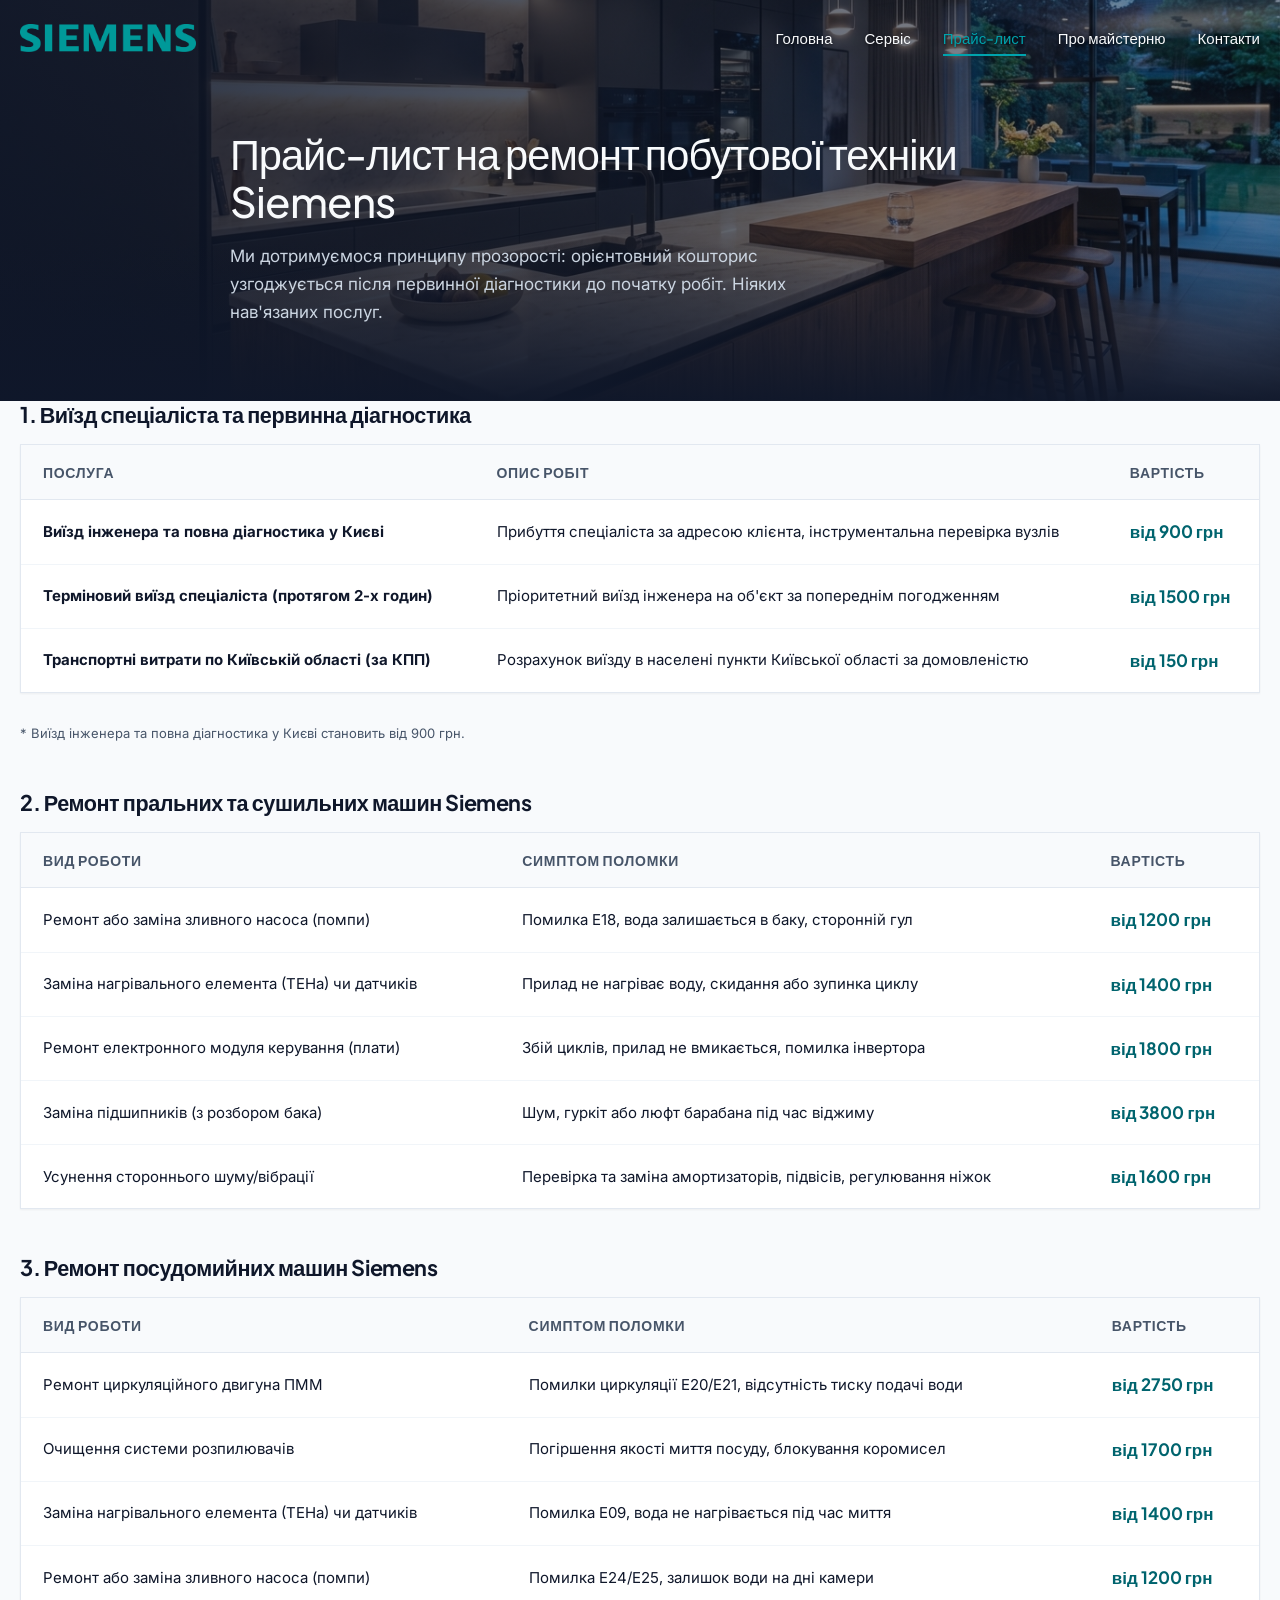
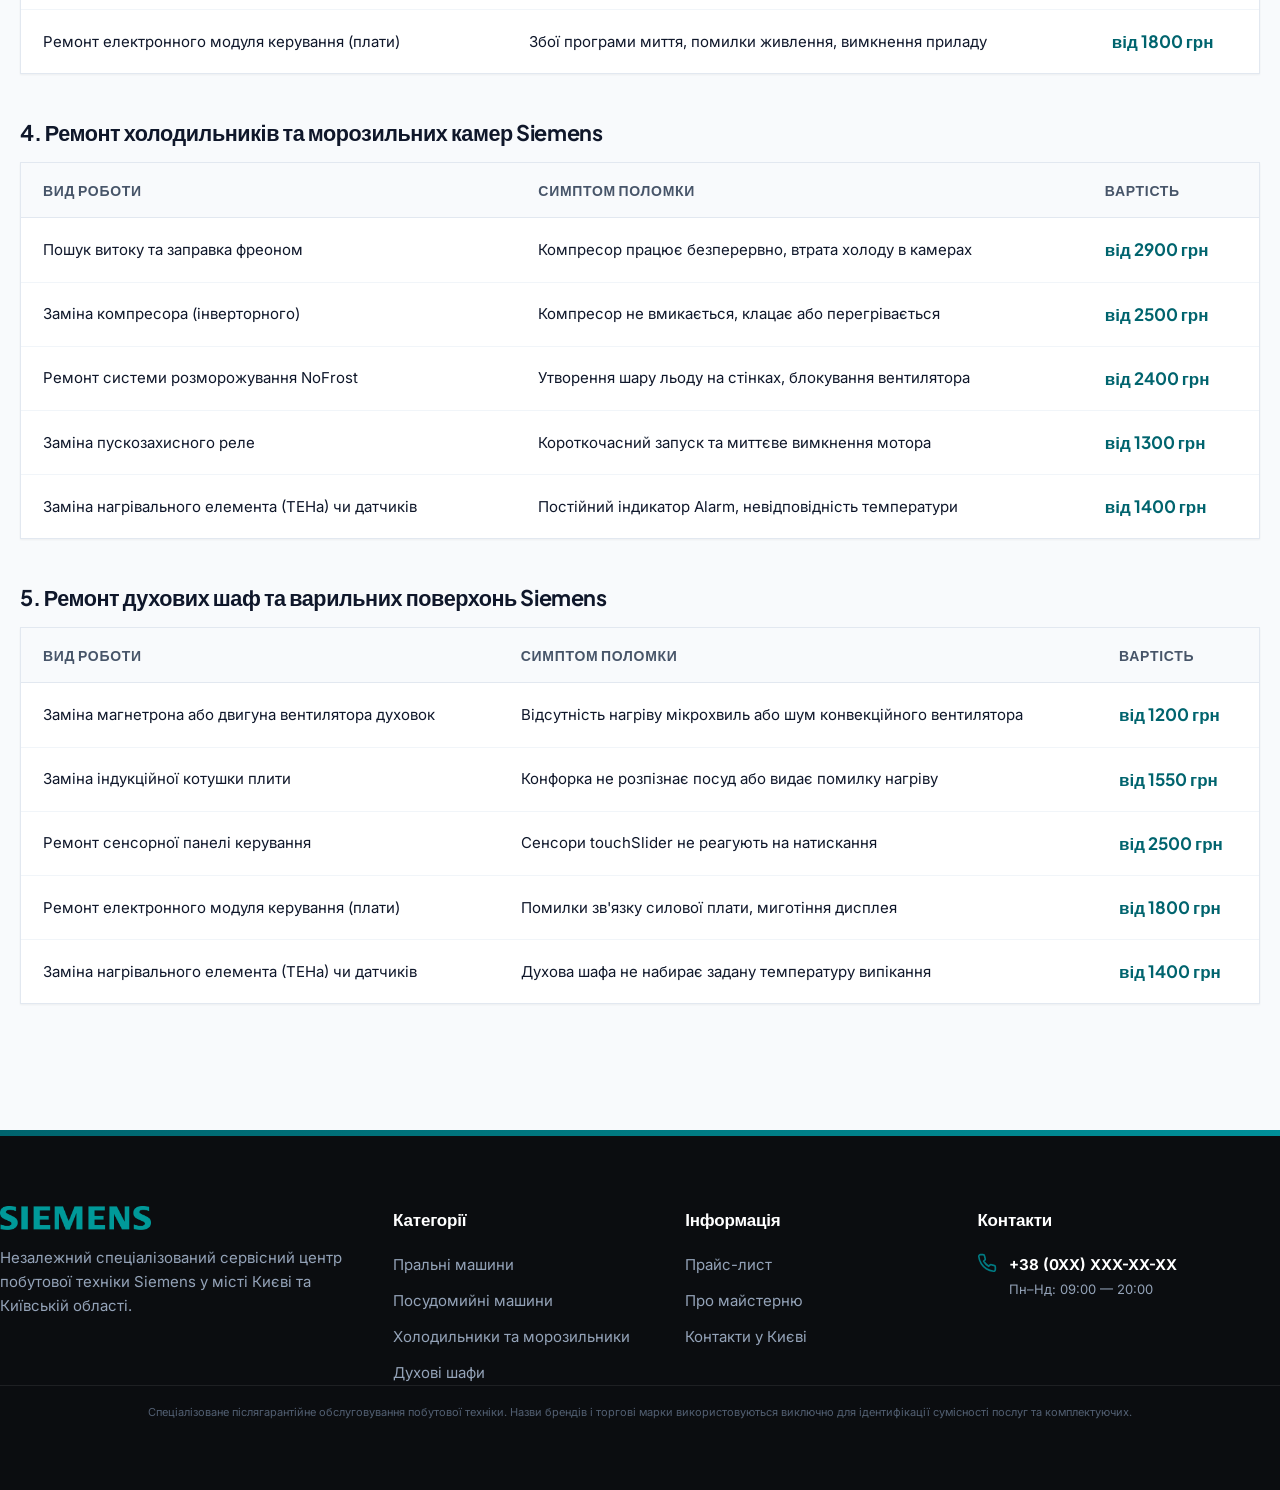
<file: prices.html>
<!DOCTYPE html>
<html lang="uk">

<head>
  <meta charset="UTF-8">
  <meta name="viewport" content="width=device-width, initial-scale=1.0">
  <title>Ціни на ремонт побутової техніки Siemens у Києві | Прозорий прайс-лист</title>
  <meta name="description"
    content="Прозорий прайс-лист на ремонт побутової техніки Siemens у Києві. Погодження вартості робіт до початку ремонту, Акт виконаних робіт та гарантія від 1 до 6 місяців.">
  <link rel="preconnect" href="https://fonts.googleapis.com">
  <link rel="preconnect" href="https://fonts.gstatic.com" crossorigin>
  <link
    href="https://fonts.googleapis.com/css2?family=Inter:wght@400;500;600;700&family=Plus+Jakarta+Sans:wght@500;600;700;800&display=swap"
    rel="stylesheet">
  <link rel="stylesheet" href="css/style.css">
</head>

<body>



  <!-- Clean Transparent Header -->
  <header class="site-header">
    <div class="container header-wrap">
      <a href="index.html" class="brand-logo" aria-label="Siemens">
        <img src="img/logo.webp" alt="SIEMENS" class="brand-logo-img">
      </a>
      <nav class="main-nav" aria-label="Головна навігація">
        <a href="index.html" class="nav-link">Головна</a>

        <a href="services.html" class="nav-link">Сервіс</a>
        <a href="prices.html" class="nav-link active">Прайс-лист</a>
        <a href="about.html" class="nav-link">Про майстерню</a>
        <a href="contacts.html" class="nav-link">Контакти</a>
      </nav>
      <button type="button" class="mobile-menu-toggle" aria-label="Відкрити меню" data-drawer-open>
        <svg width="26" height="26" viewBox="0 0 24 24" fill="none" stroke="currentColor" stroke-width="2.5"
          stroke-linecap="round">
          <line x1="3" y1="6" x2="21" y2="6"></line>
          <line x1="3" y1="12" x2="21" y2="12"></line>
          <line x1="3" y1="18" x2="21" y2="18"></line>
        </svg>
      </button>
    </div>
  </header>

  <!-- Mobile Drawer -->
  <div class="mobile-drawer-overlay"></div>
  <div class="mobile-drawer">
    <div>
      <div class="mobile-drawer-header">
        <a href="index.html" class="brand-logo">
          <img src="img/logo.webp" alt="Siemens" class="brand-logo-img" style="height: 22px;">
        </a>
        <button type="button" class="mobile-drawer-close" style="background:none; color:#fff; cursor:pointer;"
          aria-label="Закрити меню">
          <svg width="24" height="24" viewBox="0 0 24 24" fill="none" stroke="currentColor" stroke-width="2">
            <line x1="18" y1="6" x2="6" y2="18"></line>
            <line x1="6" y1="6" x2="18" y2="18"></line>
          </svg>
        </button>
      </div>
      <div
        style="font-size: 0.75rem; color: var(--text-light-muted); padding: 0 0 16px 0; border-bottom: 1px solid rgba(255,255,255,0.08); margin-bottom: 16px;">
        Незалежний спеціалізований сервісний центр. Ми не є авторизованим сервісним центром Siemens AG.
      </div>
      <ul class="mobile-nav-list">
        <li><a href="index.html" class="mobile-nav-link">Головна</a></li>
        <li><a href="services.html" class="mobile-nav-link">Послуги ремонту</a></li>
        <li><a href="prices.html" class="mobile-nav-link active">Прайс-лист</a></li>
        <li><a href="about.html" class="mobile-nav-link">Про майстерню</a></li>
        <li><a href="contacts.html" class="mobile-nav-link">Контакти</a></li>
      </ul>
    </div>
    <div style="padding-top: 24px; border-top: 1px solid rgba(255,255,255,0.1);">
      <button type="button" class="btn btn-primary" style="width: 100%;" data-modal-trigger>
        <span>Викликати спеціаліста</span>
      </button>
    </div>
  </div>

  <main>
    <!-- Page Header -->
    <section class="hero-section subpage-hero">
      <div class="container">
        <div class="section-header" style="text-align: left; max-width: 820px; margin-bottom: 0;">
          <h1 class="hero-title" style="font-size: 2.6rem; margin-bottom: 16px;">
            Прайс-лист на ремонт побутової техніки Siemens
          </h1>
          <p class="hero-subtitle" style="margin-bottom: 0;">
            Ми дотримуємося принципу прозорості: орієнтовний кошторис узгоджується після первинної діагностики до
            початку робіт. Ніяких нав'язаних послуг.
          </p>
        </div>
      </div>
    </section>

    <!-- Pricing Tables & Calculator -->
    <section class="section-py" style="background-color: var(--bg-light);">
      <div class="container">



        <!-- 1. General Diagnostic Table -->
        <!-- 1. General Diagnostic Table -->
        <div style="margin-bottom: 45px;">
          <h3 style="font-size: 1.35rem; color: var(--text-main); margin-bottom: 16px;">
            1. Виїзд спеціаліста та первинна діагностика
          </h3>
          <div class="price-table-container">
            <table class="price-table">
              <thead>
                <tr>
                  <th>Послуга</th>
                  <th>Опис робіт</th>
                  <th>Вартість</th>
                </tr>
              </thead>
              <tbody>
                <tr>
                  <td><strong>Виїзд інженера та повна діагностика у Києві</strong></td>
                  <td>Прибуття спеціаліста за адресою клієнта, інструментальна перевірка вузлів</td>
                  <td><span class="price-tag">від 900 грн</span></td>
                </tr>
                <tr>
                  <td><strong>Терміновий виїзд спеціаліста (протягом 2-х годин)</strong></td>
                  <td>Пріоритетний виїзд інженера на об'єкт за попереднім погодженням</td>
                  <td><span class="price-tag">від 1500 грн</span></td>
                </tr>
                <tr>
                  <td><strong>Транспортні витрати по Київській області (за КПП)</strong></td>
                  <td>Розрахунок виїзду в населені пункти Київської області за домовленістю</td>
                  <td><span class="price-tag">від 150 грн</span></td>
                </tr>
              </tbody>
            </table>
          </div>
          <p style="font-size: 0.8125rem; color: var(--text-secondary);">* Виїзд інженера та повна діагностика у Києві становить від 900 грн.</p>
        </div>

        <!-- 2. Washing & Dryers Table -->
        <div style="margin-bottom: 45px;">
          <h3 style="font-size: 1.35rem; color: var(--text-main); margin-bottom: 16px;">
            2. Ремонт пральних та сушильних машин Siemens
          </h3>
          <div class="price-table-container">
            <table class="price-table">
              <thead>
                <tr>
                  <th>Вид роботи</th>
                  <th>Симптом поломки</th>
                  <th>Вартість</th>
                </tr>
              </thead>
              <tbody>
                <tr>
                  <td>Ремонт або заміна зливного насоса (помпи)</td>
                  <td>Помилка E18, вода залишається в баку, сторонній гул</td>
                  <td><span class="price-tag">від 1200 грн</span></td>
                </tr>
                <tr>
                  <td>Заміна нагрівального елемента (ТЕНа) чи датчиків</td>
                  <td>Прилад не нагріває воду, скидання або зупинка циклу</td>
                  <td><span class="price-tag">від 1400 грн</span></td>
                </tr>
                <tr>
                  <td>Ремонт електронного модуля керування (плати)</td>
                  <td>Збій циклів, прилад не вмикається, помилка інвертора</td>
                  <td><span class="price-tag">від 1800 грн</span></td>
                </tr>
                <tr>
                  <td>Заміна підшипників (з розбором бака)</td>
                  <td>Шум, гуркіт або люфт барабана під час віджиму</td>
                  <td><span class="price-tag">від 3800 грн</span></td>
                </tr>
                <tr>
                  <td>Усунення стороннього шуму/вібрації</td>
                  <td>Перевірка та заміна амортизаторів, підвісів, регулювання ніжок</td>
                  <td><span class="price-tag">від 1600 грн</span></td>
                </tr>
              </tbody>
            </table>
          </div>
        </div>

        <!-- 3. Dishwashers Table -->
        <div style="margin-bottom: 45px;">
          <h3 style="font-size: 1.35rem; color: var(--text-main); margin-bottom: 16px;">
            3. Ремонт посудомийних машин Siemens
          </h3>
          <div class="price-table-container">
            <table class="price-table">
              <thead>
                <tr>
                  <th>Вид роботи</th>
                  <th>Симптом поломки</th>
                  <th>Вартість</th>
                </tr>
              </thead>
              <tbody>
                <tr>
                  <td>Ремонт циркуляційного двигуна ПММ</td>
                  <td>Помилки циркуляції E20/E21, відсутність тиску подачі води</td>
                  <td><span class="price-tag">від 2750 грн</span></td>
                </tr>
                <tr>
                  <td>Очищення системи розпилювачів</td>
                  <td>Погіршення якості миття посуду, блокування коромисел</td>
                  <td><span class="price-tag">від 1700 грн</span></td>
                </tr>
                <tr>
                  <td>Заміна нагрівального елемента (ТЕНа) чи датчиків</td>
                  <td>Помилка E09, вода не нагрівається під час миття</td>
                  <td><span class="price-tag">від 1400 грн</span></td>
                </tr>
                <tr>
                  <td>Ремонт або заміна зливного насоса (помпи)</td>
                  <td>Помилка E24/E25, залишок води на дні камери</td>
                  <td><span class="price-tag">від 1200 грн</span></td>
                </tr>
                <tr>
                  <td>Ремонт електронного модуля керування (плати)</td>
                  <td>Збої програми миття, помилки живлення, вимкнення приладу</td>
                  <td><span class="price-tag">від 1800 грн</span></td>
                </tr>
              </tbody>
            </table>
          </div>
        </div>

        <!-- 4. Fridges Table -->
        <div style="margin-bottom: 45px;">
          <h3 style="font-size: 1.35rem; color: var(--text-main); margin-bottom: 16px;">
            4. Ремонт холодильників та морозильних камер Siemens
          </h3>
          <div class="price-table-container">
            <table class="price-table">
              <thead>
                <tr>
                  <th>Вид роботи</th>
                  <th>Симптом поломки</th>
                  <th>Вартість</th>
                </tr>
              </thead>
              <tbody>
                <tr>
                  <td>Пошук витоку та заправка фреоном</td>
                  <td>Компресор працює безперервно, втрата холоду в камерах</td>
                  <td><span class="price-tag">від 2900 грн</span></td>
                </tr>
                <tr>
                  <td>Заміна компресора (інверторного)</td>
                  <td>Компресор не вмикається, клацає або перегрівається</td>
                  <td><span class="price-tag">від 2500 грн</span></td>
                </tr>
                <tr>
                  <td>Ремонт системи розморожування NoFrost</td>
                  <td>Утворення шару льоду на стінках, блокування вентилятора</td>
                  <td><span class="price-tag">від 2400 грн</span></td>
                </tr>
                <tr>
                  <td>Заміна пускозахисного реле</td>
                  <td>Короткочасний запуск та миттєве вимкнення мотора</td>
                  <td><span class="price-tag">від 1300 грн</span></td>
                </tr>
                <tr>
                  <td>Заміна нагрівального елемента (ТЕНа) чи датчиків</td>
                  <td>Постійний індикатор Alarm, невідповідність температури</td>
                  <td><span class="price-tag">від 1400 грн</span></td>
                </tr>
              </tbody>
            </table>
          </div>
        </div>

        <!-- 5. Ovens and Cooktops Table -->
        <div style="margin-bottom: 45px;">
          <h3 style="font-size: 1.35rem; color: var(--text-main); margin-bottom: 16px;">
            5. Ремонт духових шаф та варильних поверхонь Siemens
          </h3>
          <div class="price-table-container">
            <table class="price-table">
              <thead>
                <tr>
                  <th>Вид роботи</th>
                  <th>Симптом поломки</th>
                  <th>Вартість</th>
                </tr>
              </thead>
              <tbody>
                <tr>
                  <td>Заміна магнетрона або двигуна вентилятора духовок</td>
                  <td>Відсутність нагріву мікрохвиль або шум конвекційного вентилятора</td>
                  <td><span class="price-tag">від 1200 грн</span></td>
                </tr>
                <tr>
                  <td>Заміна індукційної котушки плити</td>
                  <td>Конфорка не розпізнає посуд або видає помилку нагріву</td>
                  <td><span class="price-tag">від 1550 грн</span></td>
                </tr>
                <tr>
                  <td>Ремонт сенсорної панелі керування</td>
                  <td>Сенсори touchSlider не реагують на натискання</td>
                  <td><span class="price-tag">від 2500 грн</span></td>
                </tr>
                <tr>
                  <td>Ремонт електронного модуля керування (плати)</td>
                  <td>Помилки зв'язку силової плати, миготіння дисплея</td>
                  <td><span class="price-tag">від 1800 грн</span></td>
                </tr>
                <tr>
                  <td>Заміна нагрівального елемента (ТЕНа) чи датчиків</td>
                  <td>Духова шафа не набирає задану температуру випікання</td>
                  <td><span class="price-tag">від 1400 грн</span></td>
                </tr>
              </tbody>
            </table>
          </div>
        </div>



      </div>
    </section>
  </main>

  <!-- Footer -->
  <footer class="site-footer">
    <div class="footer-accent-stripe"></div>
    <div class="container footer-top">
      <div class="footer-grid">
        <div>
          <a href="index.html" class="brand-logo" style="margin-bottom: 16px; display: inline-flex;">
            <img src="img/logo.webp" alt="Siemens" class="brand-logo-img" style="height: 24px;">
          </a>
          <p style="line-height: 1.6; margin-bottom: 20px;">
            Незалежний спеціалізований сервісний центр побутової техніки Siemens у місті Києві та Київській області.
          </p>
        </div>
        <div>
          <div class="footer-col-title">Категорії</div>
          <ul class="footer-links">
            <li><a href="services.html#washing">Пральні машини</a></li>
            <li><a href="services.html#dishwashers">Посудомийні машини</a></li>
            <li><a href="services.html#fridges">Холодильники та морозильники</a></li>
            <li><a href="services.html#ovens">Духові шафи</a></li>
          </ul>
        </div>
        <div>
          <div class="footer-col-title">Інформація</div>
          <ul class="footer-links">
            <li><a href="prices.html">Прайс-лист</a></li>
            <li><a href="about.html">Про майстерню</a></li>
            <li><a href="contacts.html">Контакти у Києві</a></li>
          </ul>
        </div>
        <div>
          <div class="footer-col-title">Контакти</div>
          <div class="footer-contact-item">
            <svg width="20" height="20" viewBox="0 0 24 24" fill="none" stroke="var(--petrol-vibrant)" stroke-width="2">
              <path
                d="M22 16.92v3a2 2 0 0 1-2.18 2 19.79 19.79 0 0 1-8.63-3.07 19.5 19.5 0 0 1-6-6 19.79 19.79 0 0 1-3.07-8.67A2 2 0 0 1 4.11 2h3a2 2 0 0 1 2 1.72 12.84 12.84 0 0 0 .7 2.81 2 2 0 0 1-.45 2.11L8.09 9.91a16 16 0 0 0 6 6l1.27-1.27a2 2 0 0 1 2.11-.45 12.84 12.84 0 0 0 2.81.7A2 2 0 0 1 22 16.92z">
              </path>
            </svg>
            <div>
              <a href="tel:+380000000000" data-config="phone-mobile"
                style="color: #fff; font-weight: 700; display: block;">+38 (0XX) XXX-XX-XX</a>
              <span data-config="schedule-work" style="font-size: 0.8125rem;">Пн–Нд: 09:00 — 20:00</span>
            </div>
          </div>
      </div>
    </div>

    <div class="footer-bottom">
      <div class="container">
        <p class="legal-disclaimer">
          Спеціалізоване післягарантійне обслуговування побутової техніки. Назви брендів і торгові марки використовуються виключно для ідентифікації сумісності послуг та комплектуючих.
        </p>
      </div>
    </div>
  </footer>

  <!-- Modal -->
  <div class="modal-backdrop" id="callModal" role="dialog" aria-modal="true" aria-labelledby="modalTitle">
    <div class="modal-dialog">
      <div class="modal-header">
        <h3 id="modalTitle" style="font-size: 1.3rem; color: #fff;">Виклик спеціаліста</h3>
        <p style="font-size: 0.8125rem; color: var(--text-light-muted); margin-top: 4px;">Заповніть форму — зв'яжемося
          найближчим часом для уточнення деталей</p>
        <button type="button" class="modal-close-btn" aria-label="Закрити модальне вікно">
          <svg width="20" height="20" viewBox="0 0 24 24" fill="none" stroke="currentColor" stroke-width="2">
            <line x1="18" y1="6" x2="6" y2="18"></line>
            <line x1="6" y1="6" x2="18" y2="18"></line>
          </svg>
        </button>
      </div>
      <div class="modal-body">
        <form data-ajax-form method="POST" action="send.php">
          <input type="text" name="website_url" class="form-honeypot" tabindex="-1" autocomplete="off">
          <input type="hidden" name="form_source" value="Сторінка прайсу (prices.html)">

          <div class="form-group">
            <label class="form-label">Тип техніки Siemens</label>
            <select name="appliance" class="form-control">
              <option value="Пральні машини">Пральна машина</option>
              <option value="Сушильні машини">Сушильна машина</option>
              <option value="Посудомийні машини">Посудомийна машина</option>
              <option value="Холодильники">Холодильник / Морозильна камера</option>
              <option value="Духові шафи">Духова шафа</option>
              <option value="Варильні поверхні">Варильна поверхня</option>
              <option value="Витяжки">Витяжка</option>
              <option value="Інша техніка">Інша техніка</option>
            </select>
          </div>

          <div class="form-group">
            <label class="form-label">Ваше ім'я *</label>
            <input type="text" name="name" class="form-control" placeholder="Олександр" required>
          </div>

          <div class="form-group">
            <label class="form-label">Номер телефону *</label>
            <input type="tel" name="phone" class="form-control" placeholder="+38 (0XX) XXX-XX-XX" required>
          </div>

          <button type="submit" class="btn btn-primary" style="width: 100%; margin-top: 10px;">
            <span>Викликати спеціаліста</span>
          </button>
        </form>
      </div>
    </div>
  </div>

  <script src="js/config.js"></script>
  <script src="js/main.js"></script>
</body>

</html>
</file>
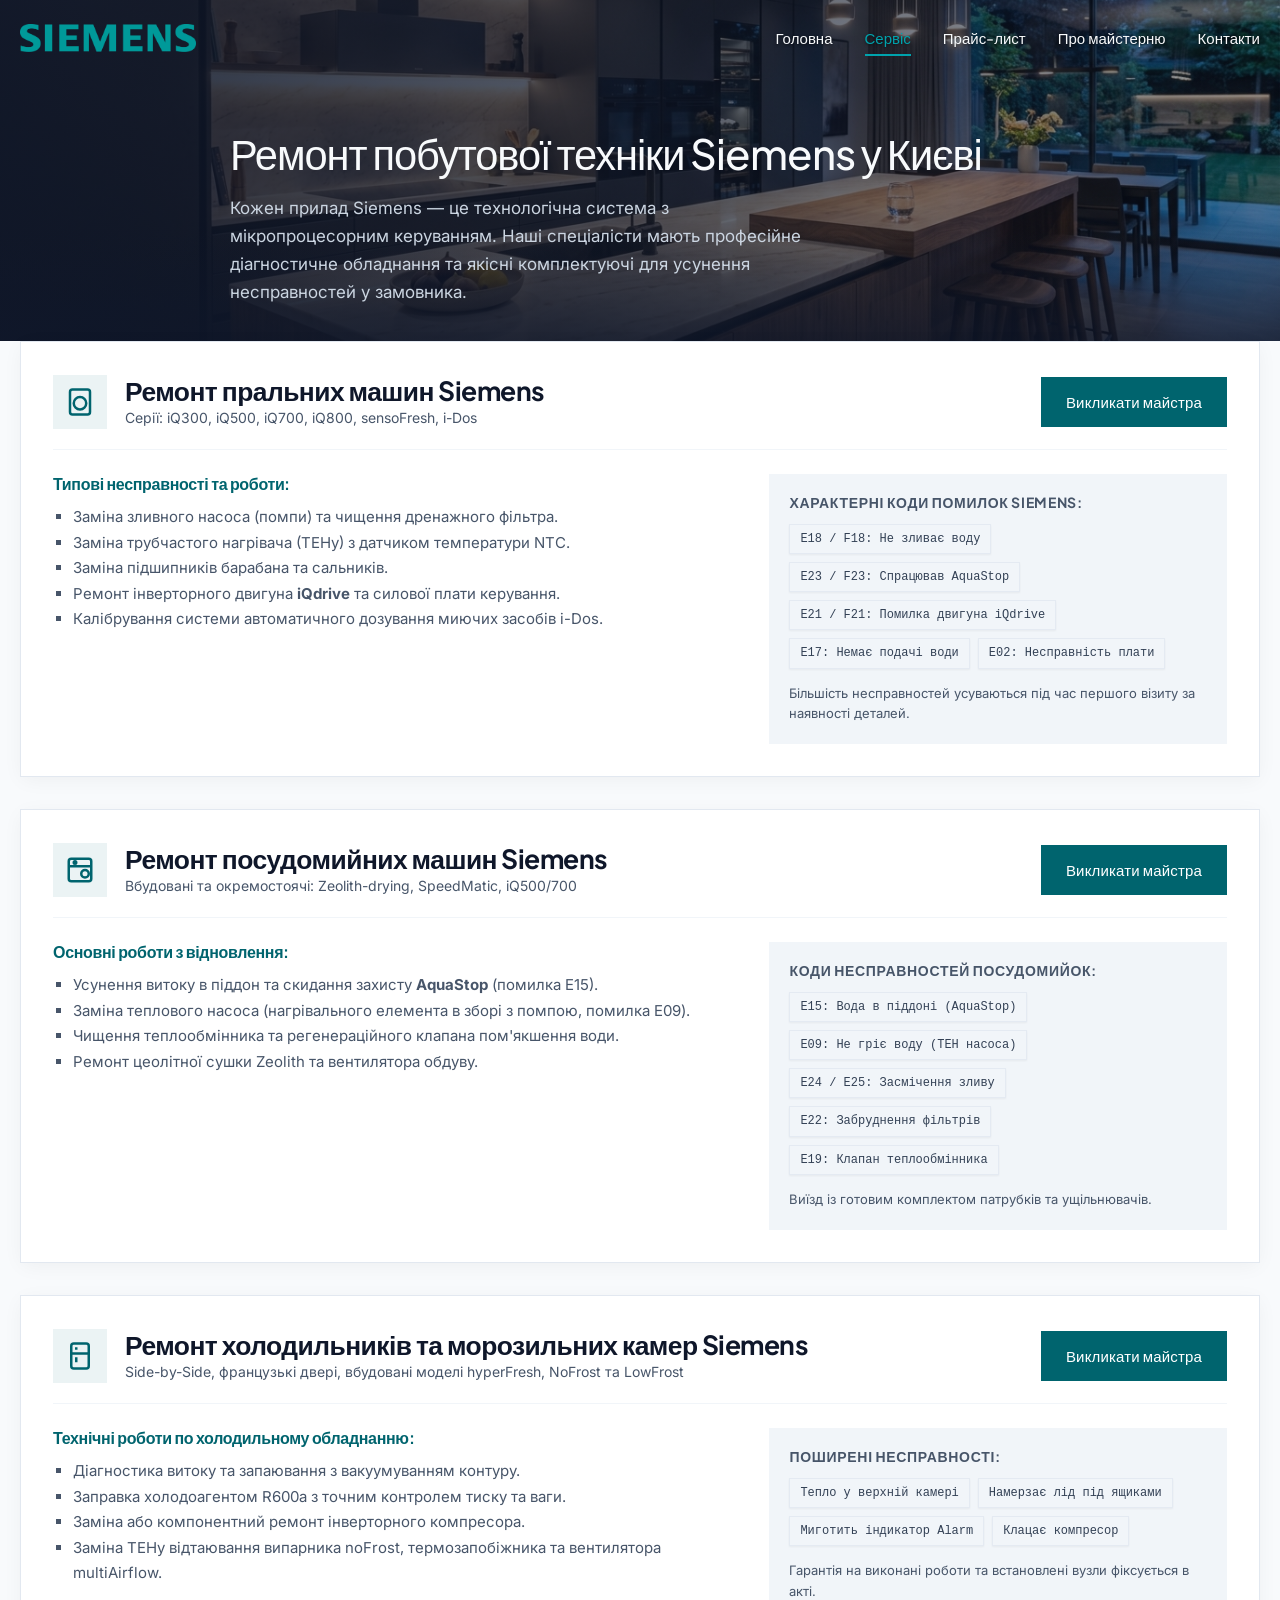
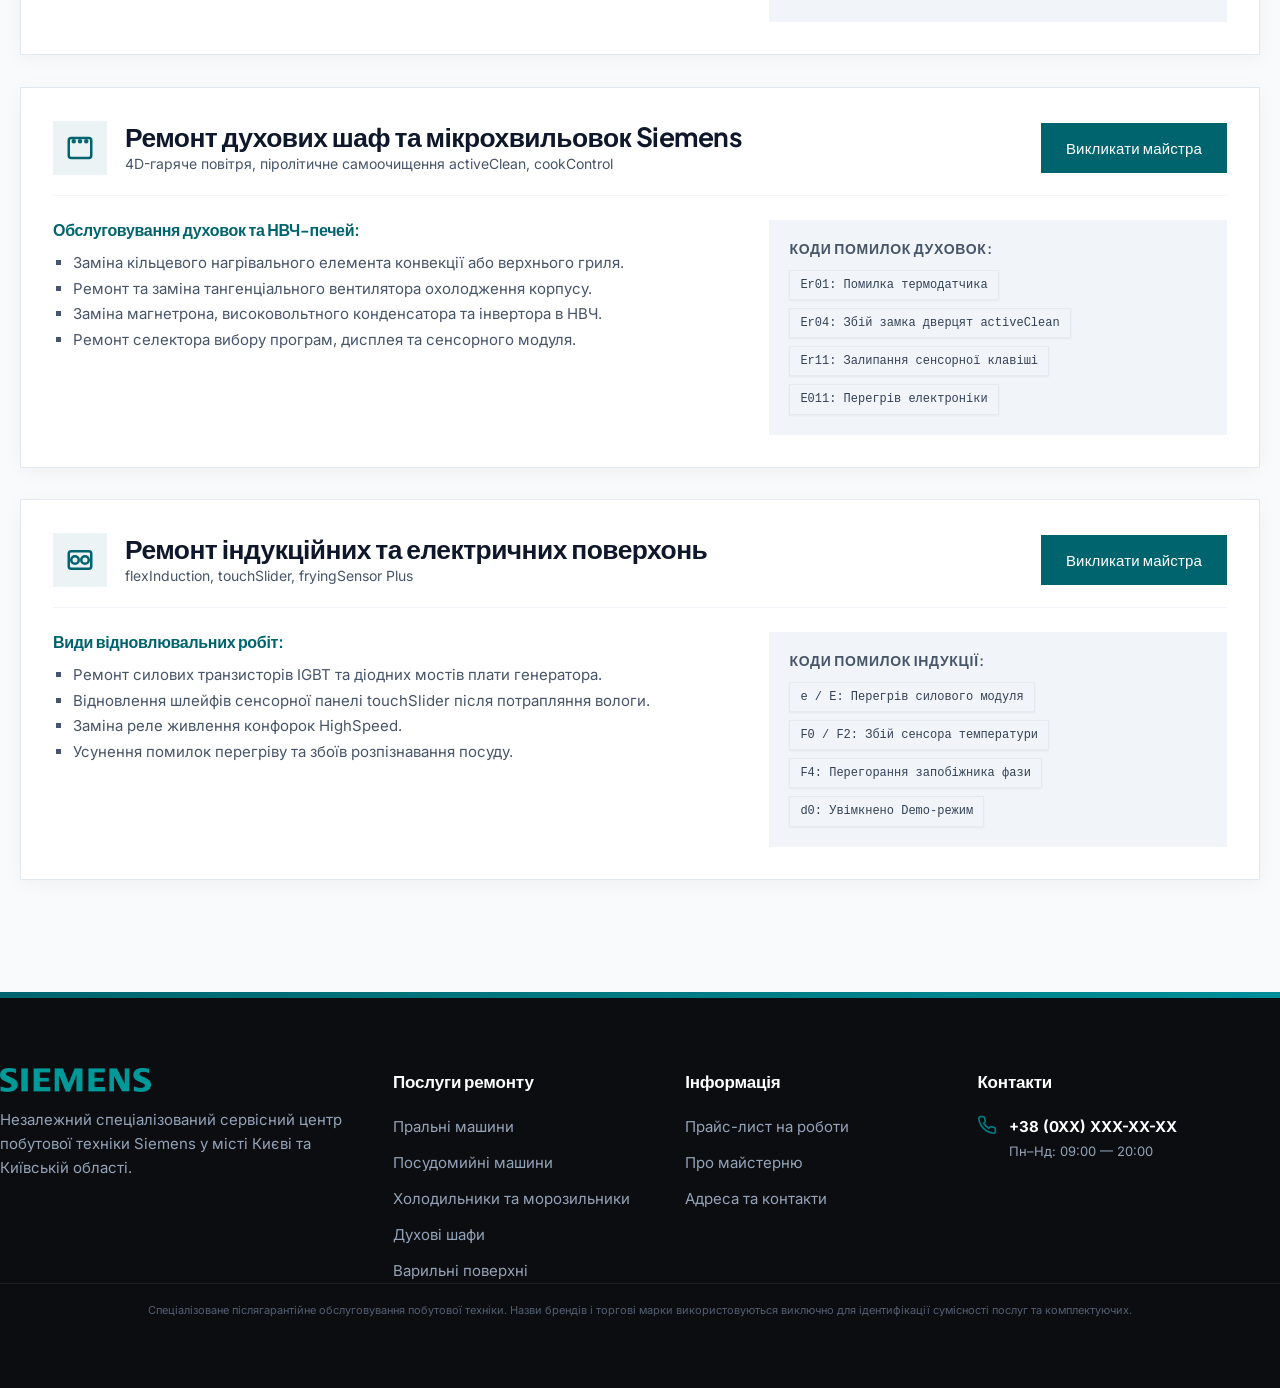
<file: services.html>
<!DOCTYPE html>
<html lang="uk">

<head>
  <meta charset="UTF-8">
  <meta name="viewport" content="width=device-width, initial-scale=1.0">
  <title>Послуги ремонту побутової техніки Siemens у Києві | Каталог робіт та коди помилок</title>
  <meta name="description"
    content="Повний перелік послуг з ремонту пральних машин, холодильників, посудомийок, духових шаф, варильних панелей та витяжок Siemens у Києві.">
  <link rel="preconnect" href="https://fonts.googleapis.com">
  <link rel="preconnect" href="https://fonts.gstatic.com" crossorigin>
  <link
    href="https://fonts.googleapis.com/css2?family=Inter:wght@400;500;600;700&family=Plus+Jakarta+Sans:wght@500;600;700;800&display=swap"
    rel="stylesheet">
  <link rel="stylesheet" href="css/style.css">
</head>

<body>



  <!-- Clean Transparent Header -->
  <header class="site-header">
    <div class="container header-wrap">
      <a href="index.html" class="brand-logo" aria-label="Siemens">
        <img src="img/logo.webp" alt="SIEMENS" class="brand-logo-img">
      </a>
      <nav class="main-nav" aria-label="Головна навігація">
        <a href="index.html" class="nav-link">Головна</a>
        <a href="services.html" class="nav-link active">Сервіс</a>
        <a href="prices.html" class="nav-link">Прайс-лист</a>
        <a href="about.html" class="nav-link">Про майстерню</a>
        <a href="contacts.html" class="nav-link">Контакти</a>
      </nav>
      <button type="button" class="mobile-menu-toggle" aria-label="Відкрити меню" data-drawer-open>
        <svg width="26" height="26" viewBox="0 0 24 24" fill="none" stroke="currentColor" stroke-width="2.5"
          stroke-linecap="round">
          <line x1="3" y1="6" x2="21" y2="6"></line>
          <line x1="3" y1="12" x2="21" y2="12"></line>
          <line x1="3" y1="18" x2="21" y2="18"></line>
        </svg>
      </button>
    </div>
  </header>

  <!-- Mobile Drawer -->
  <div class="mobile-drawer-overlay"></div>
  <div class="mobile-drawer">
    <div>
      <div class="mobile-drawer-header">
        <a href="index.html" class="brand-logo">
          <img src="img/logo.webp" alt="Siemens" class="brand-logo-img" style="height: 22px;">
        </a>
        <button type="button" class="mobile-drawer-close" style="background:none; color:#fff; cursor:pointer;"
          aria-label="Закрити меню">
          <svg width="24" height="24" viewBox="0 0 24 24" fill="none" stroke="currentColor" stroke-width="2">
            <line x1="18" y1="6" x2="6" y2="18"></line>
            <line x1="6" y1="6" x2="18" y2="18"></line>
          </svg>
        </button>
      </div>
      <div
        style="font-size: 0.75rem; color: var(--text-light-muted); padding: 0 0 16px 0; border-bottom: 1px solid rgba(255,255,255,0.08); margin-bottom: 16px;">
        Незалежний спеціалізований сервісний центр. Ми не є авторизованим сервісним центром Siemens AG.
      </div>
      <ul class="mobile-nav-list">
        <li><a href="index.html" class="mobile-nav-link">Головна</a></li>
        <li><a href="services.html" class="mobile-nav-link active">Сервіс</a></li>
        <li><a href="prices.html" class="mobile-nav-link">Прайс-лист</a></li>
        <li><a href="about.html" class="mobile-nav-link">Про майстерню</a></li>
        <li><a href="contacts.html" class="mobile-nav-link">Контакти</a></li>
      </ul>
    </div>
    <div style="padding-top: 24px; border-top: 1px solid rgba(255,255,255,0.1);">
      <button type="button" class="btn btn-primary" style="width: 100%;" data-modal-trigger>
        <span>Викликати спеціаліста</span>
      </button>
    </div>
  </div>

  <main>
    <!-- Page Intro Header -->
    <section class="hero-section subpage-hero">
      <div class="container">
        <div class="section-header" style="text-align: left; max-width: 820px; margin-bottom: 0;">
          <h1 class="hero-title" style="font-size: 2.6rem; margin-bottom: 16px;">
            Ремонт побутової техніки Siemens у Києві
          </h1>
          <p class="hero-subtitle" style="margin-bottom: 0;">
            Кожен прилад Siemens — це технологічна система з мікропроцесорним керуванням. Наші спеціалісти мають
            професійне діагностичне обладнання та якісні комплектуючі для усунення несправностей у замовника.
          </p>
        </div>
      </div>
    </section>

    <!-- Detailed Services Catalog -->
    <section class="section-py" style="background-color: var(--bg-light);">
      <div class="container">

        <!-- 1. Washing Machines -->
        <article class="service-block" id="washing">
          <div class="service-block-header">
            <div class="service-title-group">
              <div class="service-icon-lg">
                <svg width="30" height="30" viewBox="0 0 24 24" fill="none" stroke="currentColor" stroke-width="2">
                  <rect x="4" y="2" width="16" height="20" rx="2"></rect>
                  <circle cx="12" cy="13" r="5"></circle>
                  <line x1="8" y1="6" x2="8.01" y2="6"></line>
                  <line x1="12" y1="6" x2="12.01" y2="6"></line>
                </svg>
              </div>
              <div>
                <h2 style="font-size: 1.65rem; color: var(--text-main);">Ремонт пральних машин Siemens</h2>
                <p style="font-size: 0.875rem; color: var(--text-secondary);">Серії: iQ300, iQ500, iQ700, iQ800,
                  sensoFresh, i-Dos</p>
              </div>
            </div>
            <button type="button" class="btn btn-primary" data-modal-trigger data-service="Пральні машини">
              <span>Викликати майстра</span>
            </button>
          </div>
          <div style="display: grid; grid-template-columns: 1.2fr 0.8fr; gap: 30px;">
            <div>
              <h4 style="font-size: 1rem; margin-bottom: 10px; color: var(--petrol-deep);">Типові несправності та
                роботи:</h4>
              <ul
                style="list-style-type: square; padding-left: 20px; color: var(--text-secondary); line-height: 1.7; font-size: 0.9375rem;">
                <li>Заміна зливного насоса (помпи) та чищення дренажного фільтра.</li>
                <li>Заміна трубчастого нагрівача (ТЕНу) з датчиком температури NTC.</li>
                <li>Заміна підшипників барабана та сальників.</li>
                <li>Ремонт інверторного двигуна <strong>iQdrive</strong> та силової плати керування.</li>
                <li>Калібрування системи автоматичного дозування миючих засобів i-Dos.</li>
              </ul>
            </div>
            <div style="background: var(--bg-surface-subtle); padding: 20px; border-radius: var(--radius-sm);">
              <h4
                style="font-size: 0.875rem; text-transform: uppercase; letter-spacing: 0.05em; color: var(--text-secondary); margin-bottom: 8px;">
                Характерні коди помилок Siemens:</h4>
              <div class="error-chips-wrap">
                <span class="error-chip">E18 / F18: Не зливає воду</span>
                <span class="error-chip">E23 / F23: Спрацював AquaStop</span>
                <span class="error-chip">E21 / F21: Помилка двигуна iQdrive</span>
                <span class="error-chip">E17: Немає подачі води</span>
                <span class="error-chip">E02: Несправність плати</span>
              </div>
              <p style="font-size: 0.8125rem; color: var(--text-secondary); margin-top: 14px;">Більшість несправностей
                усуваються під час першого візиту за наявності деталей.</p>
            </div>
          </div>
        </article>


        <!-- 3. Dishwashers -->
        <article class="service-block" id="dishwashers">
          <div class="service-block-header">
            <div class="service-title-group">
              <div class="service-icon-lg">
                <svg width="30" height="30" viewBox="0 0 24 24" fill="none" stroke="currentColor" stroke-width="2">
                  <rect x="3" y="3" width="18" height="18" rx="2"></rect>
                  <line x1="3" y1="9" x2="21" y2="9"></line>
                  <circle cx="8" cy="6" r="1"></circle>
                  <circle cx="16" cy="15" r="3"></circle>
                </svg>
              </div>
              <div>
                <h2 style="font-size: 1.65rem; color: var(--text-main);">Ремонт посудомийних машин Siemens</h2>
                <p style="font-size: 0.875rem; color: var(--text-secondary);">Вбудовані та окремостоячі: Zeolith-drying,
                  SpeedMatic, iQ500/700</p>
              </div>
            </div>
            <button type="button" class="btn btn-primary" data-modal-trigger data-service="Посудомийні машини">
              <span>Викликати майстра</span>
            </button>
          </div>
          <div style="display: grid; grid-template-columns: 1.2fr 0.8fr; gap: 30px;">
            <div>
              <h4 style="font-size: 1rem; margin-bottom: 10px; color: var(--petrol-deep);">Основні роботи з відновлення:
              </h4>
              <ul
                style="list-style-type: square; padding-left: 20px; color: var(--text-secondary); line-height: 1.7; font-size: 0.9375rem;">
                <li>Усунення витоку в піддон та скидання захисту <strong>AquaStop</strong> (помилка E15).</li>
                <li>Заміна теплового насоса (нагрівального елемента в зборі з помпою, помилка E09).</li>
                <li>Чищення теплообмінника та регенераційного клапана пом'якшення води.</li>
                <li>Ремонт цеолітної сушки Zeolith та вентилятора обдуву.</li>
              </ul>
            </div>
            <div style="background: var(--bg-surface-subtle); padding: 20px; border-radius: var(--radius-sm);">
              <h4
                style="font-size: 0.875rem; text-transform: uppercase; letter-spacing: 0.05em; color: var(--text-secondary); margin-bottom: 8px;">
                Коди несправностей посудомийок:</h4>
              <div class="error-chips-wrap">
                <span class="error-chip">E15: Вода в піддоні (AquaStop)</span>
                <span class="error-chip">E09: Не гріє воду (ТЕН насоса)</span>
                <span class="error-chip">E24 / E25: Засмічення зливу</span>
                <span class="error-chip">E22: Забруднення фільтрів</span>
                <span class="error-chip">E19: Клапан теплообмінника</span>
              </div>
              <p style="font-size: 0.8125rem; color: var(--text-secondary); margin-top: 14px;">Виїзд із готовим
                комплектом патрубків та ущільнювачів.</p>
            </div>
          </div>
        </article>

        <!-- 4. Fridges -->
        <article class="service-block" id="fridges">
          <div class="service-block-header">
            <div class="service-title-group">
              <div class="service-icon-lg">
                <svg width="30" height="30" viewBox="0 0 24 24" fill="none" stroke="currentColor" stroke-width="2">
                  <rect x="5" y="2" width="14" height="20" rx="2"></rect>
                  <line x1="5" y1="10" x2="19" y2="10"></line>
                  <line x1="9" y1="5" x2="9" y2="7"></line>
                  <line x1="9" y1="13" x2="9" y2="17"></line>
                </svg>
              </div>
              <div>
                <h2 style="font-size: 1.65rem; color: var(--text-main);">Ремонт холодильників та морозильних камер Siemens</h2>
                <p style="font-size: 0.875rem; color: var(--text-secondary);">Side-by-Side, французькі двері, вбудовані
                  моделі hyperFresh, NoFrost та LowFrost</p>
              </div>
            </div>
            <button type="button" class="btn btn-primary" data-modal-trigger data-service="Холодильники">
              <span>Викликати майстра</span>
            </button>
          </div>
          <div style="display: grid; grid-template-columns: 1.2fr 0.8fr; gap: 30px;">
            <div>
              <h4 style="font-size: 1rem; margin-bottom: 10px; color: var(--petrol-deep);">Технічні роботи по
                холодильному обладнанню:</h4>
              <ul
                style="list-style-type: square; padding-left: 20px; color: var(--text-secondary); line-height: 1.7; font-size: 0.9375rem;">
                <li>Діагностика витоку та запаювання з вакуумуванням контуру.</li>
                <li>Заправка холодоагентом R600a з точним контролем тиску та ваги.</li>
                <li>Заміна або компонентний ремонт інверторного компресора.</li>
                <li>Заміна ТЕНу відтаювання випарника noFrost, термозапобіжника та вентилятора multiAirflow.</li>
              </ul>
            </div>
            <div style="background: var(--bg-surface-subtle); padding: 20px; border-radius: var(--radius-sm);">
              <h4
                style="font-size: 0.875rem; text-transform: uppercase; letter-spacing: 0.05em; color: var(--text-secondary); margin-bottom: 8px;">
                Поширені несправності:</h4>
              <div class="error-chips-wrap">
                <span class="error-chip">Тепло у верхній камері</span>
                <span class="error-chip">Намерзає лід під ящиками</span>
                <span class="error-chip">Миготить індикатор Alarm</span>
                <span class="error-chip">Клацає компресор</span>
              </div>
              <p style="font-size: 0.8125rem; color: var(--text-secondary); margin-top: 14px;">Гарантія на виконані
                роботи та встановлені вузли фіксується в акті.</p>
            </div>
          </div>
        </article>

        <!-- 5. Ovens & Microwaves -->
        <article class="service-block" id="ovens">
          <div class="service-block-header">
            <div class="service-title-group">
              <div class="service-icon-lg">
                <svg width="30" height="30" viewBox="0 0 24 24" fill="none" stroke="currentColor" stroke-width="2">
                  <rect x="3" y="4" width="18" height="16" rx="2"></rect>
                  <circle cx="7" cy="6.5" r="0.8"></circle>
                  <circle cx="12" cy="6.5" r="0.8"></circle>
                  <circle cx="17" cy="6.5" r="0.8"></circle>
                </svg>
              </div>
              <div>
                <h2 style="font-size: 1.65rem; color: var(--text-main);">Ремонт духових шаф та мікрохвильовок Siemens
                </h2>
                <p style="font-size: 0.875rem; color: var(--text-secondary);">4D-гаряче повітря, піролітичне
                  самоочищення activeClean, cookControl</p>
              </div>
            </div>
            <button type="button" class="btn btn-primary" data-modal-trigger data-service="Духові шафи">
              <span>Викликати майстра</span>
            </button>
          </div>
          <div style="display: grid; grid-template-columns: 1.2fr 0.8fr; gap: 30px;">
            <div>
              <h4 style="font-size: 1rem; margin-bottom: 10px; color: var(--petrol-deep);">Обслуговування духовок та
                НВЧ-печей:</h4>
              <ul
                style="list-style-type: square; padding-left: 20px; color: var(--text-secondary); line-height: 1.7; font-size: 0.9375rem;">
                <li>Заміна кільцевого нагрівального елемента конвекції або верхнього гриля.</li>
                <li>Ремонт та заміна тангенціального вентилятора охолодження корпусу.</li>
                <li>Заміна магнетрона, високовольтного конденсатора та інвертора в НВЧ.</li>
                <li>Ремонт селектора вибору програм, дисплея та сенсорного модуля.</li>
              </ul>
            </div>
            <div style="background: var(--bg-surface-subtle); padding: 20px; border-radius: var(--radius-sm);">
              <h4
                style="font-size: 0.875rem; text-transform: uppercase; letter-spacing: 0.05em; color: var(--text-secondary); margin-bottom: 8px;">
                Коди помилок духовок:</h4>
              <div class="error-chips-wrap">
                <span class="error-chip">Er01: Помилка термодатчика</span>
                <span class="error-chip">Er04: Збій замка дверцят activeClean</span>
                <span class="error-chip">Er11: Залипання сенсорної клавіші</span>
                <span class="error-chip">E011: Перегрів електроніки</span>
              </div>
            </div>
          </div>
        </article>

        <!-- 6. Cooktops -->
        <article class="service-block" id="cooktops">
          <div class="service-block-header">
            <div class="service-title-group">
              <div class="service-icon-lg">
                <svg width="30" height="30" viewBox="0 0 24 24" fill="none" stroke="currentColor" stroke-width="2">
                  <rect x="3" y="5" width="18" height="14" rx="2"></rect>
                  <circle cx="8" cy="12" r="3"></circle>
                  <circle cx="16" cy="12" r="3"></circle>
                </svg>
              </div>
              <div>
                <h2 style="font-size: 1.65rem; color: var(--text-main);">Ремонт індукційних та електричних поверхонь
                </h2>
                <p style="font-size: 0.875rem; color: var(--text-secondary);">flexInduction, touchSlider, fryingSensor
                  Plus</p>
              </div>
            </div>
            <button type="button" class="btn btn-primary" data-modal-trigger data-service="Варильні поверхні">
              <span>Викликати майстра</span>
            </button>
          </div>
          <div style="display: grid; grid-template-columns: 1.2fr 0.8fr; gap: 30px;">
            <div>
              <h4 style="font-size: 1rem; margin-bottom: 10px; color: var(--petrol-deep);">Види відновлювальних робіт:
              </h4>
              <ul
                style="list-style-type: square; padding-left: 20px; color: var(--text-secondary); line-height: 1.7; font-size: 0.9375rem;">
                <li>Ремонт силових транзисторів IGBT та діодних мостів плати генератора.</li>
                <li>Відновлення шлейфів сенсорної панелі touchSlider після потрапляння вологи.</li>
                <li>Заміна реле живлення конфорок HighSpeed.</li>
                <li>Усунення помилок перегріву та збоїв розпізнавання посуду.</li>
              </ul>
            </div>
            <div style="background: var(--bg-surface-subtle); padding: 20px; border-radius: var(--radius-sm);">
              <h4
                style="font-size: 0.875rem; text-transform: uppercase; letter-spacing: 0.05em; color: var(--text-secondary); margin-bottom: 8px;">
                Коди помилок індукції:</h4>
              <div class="error-chips-wrap">
                <span class="error-chip">e / E: Перегрів силового модуля</span>
                <span class="error-chip">F0 / F2: Збій сенсора температури</span>
                <span class="error-chip">F4: Перегорання запобіжника фази</span>
                <span class="error-chip">d0: Увімкнено Demo-режим</span>
              </div>
            </div>
          </div>
        </article>


      </div>
    </section>
  </main>

  <!-- Footer -->
  <footer class="site-footer">
    <div class="footer-accent-stripe"></div>
    <div class="container footer-top">
      <div class="footer-grid">
        <div>
          <a href="index.html" class="brand-logo" style="margin-bottom: 16px; display: inline-flex;">
            <img src="img/logo.webp" alt="Siemens" class="brand-logo-img" style="height: 24px;">
          </a>
          <p style="line-height: 1.6; margin-bottom: 20px;">
            Незалежний спеціалізований сервісний центр побутової техніки Siemens у місті Києві та Київській області.
          </p>
        </div>
        <div>
          <div class="footer-col-title">Послуги ремонту</div>
          <ul class="footer-links">
            <li><a href="services.html#washing">Пральні машини</a></li>
            <li><a href="services.html#dishwashers">Посудомийні машини</a></li>
            <li><a href="services.html#fridges">Холодильники та морозильники</a></li>
            <li><a href="services.html#ovens">Духові шафи</a></li>
            <li><a href="services.html#cooktops">Варильні поверхні</a></li>
          </ul>
        </div>
        <div>
          <div class="footer-col-title">Інформація</div>
          <ul class="footer-links">
            <li><a href="prices.html">Прайс-лист на роботи</a></li>
            <li><a href="about.html">Про майстерню</a></li>
            <li><a href="contacts.html">Адреса та контакти</a></li>
          </ul>
        </div>
        <div>
          <div class="footer-col-title">Контакти</div>
          <div class="footer-contact-item">
            <svg width="20" height="20" viewBox="0 0 24 24" fill="none" stroke="var(--petrol-vibrant)" stroke-width="2">
              <path
                d="M22 16.92v3a2 2 0 0 1-2.18 2 19.79 19.79 0 0 1-8.63-3.07 19.5 19.5 0 0 1-6-6 19.79 19.79 0 0 1-3.07-8.67A2 2 0 0 1 4.11 2h3a2 2 0 0 1 2 1.72 12.84 12.84 0 0 0 .7 2.81 2 2 0 0 1-.45 2.11L8.09 9.91a16 16 0 0 0 6 6l1.27-1.27a2 2 0 0 1 2.11-.45 12.84 12.84 0 0 0 2.81.7A2 2 0 0 1 22 16.92z">
              </path>
            </svg>
            <div>
              <a href="tel:+380000000000" data-config="phone-mobile"
                style="color: #fff; font-weight: 700; display: block;">+38 (0XX) XXX-XX-XX</a>
              <span data-config="schedule-work" style="font-size: 0.8125rem;">Пн–Нд: 09:00 — 20:00</span>
            </div>
          </div>
      </div>
    </div>

    <div class="footer-bottom">
      <div class="container">
        <p class="legal-disclaimer">
          Спеціалізоване післягарантійне обслуговування побутової техніки. Назви брендів і торгові марки використовуються виключно для ідентифікації сумісності послуг та комплектуючих.
        </p>
      </div>
    </div>
  </footer>

  <!-- Modal -->
  <div class="modal-backdrop" id="callModal" role="dialog" aria-modal="true" aria-labelledby="modalTitle">
    <div class="modal-dialog">
      <div class="modal-header">
        <h3 id="modalTitle" style="font-size: 1.3rem; color: #fff;">Виклик спеціаліста</h3>
        <p style="font-size: 0.8125rem; color: var(--text-light-muted); margin-top: 4px;">Заповніть форму — зв'яжемося
          найближчим часом для уточнення деталей</p>
        <button type="button" class="modal-close-btn" aria-label="Закрити модальне вікно">
          <svg width="20" height="20" viewBox="0 0 24 24" fill="none" stroke="currentColor" stroke-width="2">
            <line x1="18" y1="6" x2="6" y2="18"></line>
            <line x1="6" y1="6" x2="18" y2="18"></line>
          </svg>
        </button>
      </div>
      <div class="modal-body">
        <form data-ajax-form method="POST" action="send.php">
          <input type="text" name="website_url" class="form-honeypot" tabindex="-1" autocomplete="off">
          <input type="hidden" name="form_source" value="Сторінка послуг (services.html)">

          <div class="form-group">
            <label class="form-label">Тип техніки Siemens</label>
            <select name="appliance" class="form-control">
              <option value="Пральні машини">Пральна машина</option>
              <option value="Сушильні машини">Сушильна машина</option>
              <option value="Посудомийні машини">Посудомийна машина</option>
              <option value="Холодильники">Холодильник / Морозильна камера</option>
              <option value="Духові шафи">Духова шафа</option>
              <option value="Варильні поверхні">Варильна поверхня</option>
              <option value="Витяжки">Витяжка</option>
              <option value="Інша техніка">Інша техніка</option>
            </select>
          </div>

          <div class="form-group">
            <label class="form-label">Ваше ім'я *</label>
            <input type="text" name="name" class="form-control" placeholder="Олександр" required>
          </div>

          <div class="form-group">
            <label class="form-label">Номер телефону *</label>
            <input type="tel" name="phone" class="form-control" placeholder="+38 (0XX) XXX-XX-XX" required>
          </div>

          <button type="submit" class="btn btn-primary" style="width: 100%; margin-top: 10px;">
            <span>Викликати спеціаліста</span>
          </button>
        </form>
      </div>
    </div>
  </div>

  <script src="js/config.js"></script>
  <script src="js/main.js"></script>
</body>

</html>
</file>
<file: css/style.css>
/* ==========================================================================
   SIEMENS SERVICE KYIV - MODERN ENGINEERING DESIGN SYSTEM
   Німецька точність, чиста геометрія та технологічний преміум-дизайн
   ========================================================================== */

/* --------------------------------------------------------------------------
   1. Design Tokens & CSS Variables
   -------------------------------------------------------------------------- */
:root {
  /* Siemens Brand Palette - Authentic German Engineering */
  --petrol-deep: #00646e;
  /* Authentic Siemens Petrol */
  --petrol-mid: #005058;
  /* Dark Slate Petrol */
  --petrol-vibrant: #007a82;
  /* Subtle Tech Petrol Accent */
  --petrol-light: #008f99;
  /* Accent Petrol */
  --petrol-glow: rgba(0, 100, 110, 0.15);
  --petrol-subtle: rgba(0, 100, 110, 0.06);

  /* Deep Monochrome Graphite Palette (Swiss/Bauhaus Minimal) */
  --bg-graphite-deep: #0b0d10;
  --bg-graphite: #0f1115;
  /* Main Dark Surface */
  --bg-graphite-card: #14171d;
  /* Solid Elevated Block */
  --bg-graphite-border: rgba(255, 255, 255, 0.08);

  /* Clean Light Surfaces */
  --bg-light: #f8fafc;
  --bg-card-white: #ffffff;
  --bg-surface-subtle: #f1f5f9;

  /* Typography Colors */
  --text-main: #0f172a;
  /* High Contrast Charcoal */
  --text-secondary: #475569;
  /* Muted Slate */
  --text-light: #f8fafc;
  /* Crisp White */
  --text-light-muted: #94a3b8;
  /* Technical Gray */

  /* Functional Colors */
  --success: #10b981;
  --warning: #f59e0b;
  --danger: #ef4444;
  --border-light: #e2e8f0;
  --border-focus: #00646e;

  /* Fonts - Crisp Grotesque */
  --font-heading: 'Plus Jakarta Sans', -apple-system, BlinkMacSystemFont, "Segoe UI", Roboto, sans-serif;
  --font-body: 'Inter', -apple-system, BlinkMacSystemFont, "Segoe UI", Roboto, sans-serif;

  /* Dimensions & Ergonomics */
  --btn-height: 48px;
  --input-height: 48px;
  --radius-sm: 0px;
  --radius-md: 0px;
  --radius-lg: 0px;
  --radius-xl: 0px;
  --container-max: 1320px;

  /* Transitions */
  --transition-fast: 0.18s cubic-bezier(0.4, 0, 0.2, 1);
  --transition-smooth: 0.28s cubic-bezier(0.16, 1, 0.3, 1);

  /* Shadows - Subtle Industrial Soft Shadows */
  --shadow-sm: 0 1px 2px rgba(0, 0, 0, 0.05);
  --shadow-card: 0 4px 12px rgba(0, 0, 0, 0.05);
  --shadow-card-hover: 0 12px 24px -4px rgba(0, 0, 0, 0.08);
  --shadow-floating: 0 16px 36px rgba(0, 0, 0, 0.12);
}

/* --------------------------------------------------------------------------
   2. Reset & Base Styles
   -------------------------------------------------------------------------- */
*,
*::before,
*::after {
  box-sizing: border-box;
  margin: 0;
  padding: 0;
}

html {
  font-size: 16px;
  scroll-behavior: smooth;
  -webkit-font-smoothing: antialiased;
  -moz-osx-font-smoothing: grayscale;
}

body {
  font-family: var(--font-body);
  color: var(--text-main);
  background-color: var(--bg-light);
  line-height: 1.6;
  overflow-x: hidden;
}

img,
svg {
  display: block;
  max-width: 100%;
}

a {
  color: inherit;
  text-decoration: none;
  transition: color var(--transition-fast);
}

button,
input,
select,
textarea {
  font: inherit;
  outline: none;
  border: none;
}

/* --------------------------------------------------------------------------
   3. Layout & Containers
   -------------------------------------------------------------------------- */
.container {
  width: 100%;
  max-width: var(--container-max);
  margin-left: auto;
  margin-right: auto;
  padding-left: 20px;
  padding-right: 20px;
}

.section-py {
  padding-top: 80px;
  padding-bottom: 80px;
}

@media (max-width: 768px) {
  .section-py {
    padding-top: 50px;
    padding-bottom: 50px;
  }
}

/* --------------------------------------------------------------------------
   4. Typography & Section Headers
   -------------------------------------------------------------------------- */
h1,
h2,
h3,
h4,
h5,
h6 {
  font-family: var(--font-heading);
  font-weight: 700;
  line-height: 1.25;
  letter-spacing: -0.02em;
}

.section-header {
  text-align: center;
  max-width: 760px;
  margin: 0 auto 50px auto;
}

.section-tag {
  display: inline-flex;
  align-items: center;
  gap: 8px;
  background: rgba(0, 100, 110, 0.08);
  color: var(--petrol-deep);
  font-family: var(--font-heading);
  font-weight: 600;
  font-size: 0.8125rem;
  text-transform: uppercase;
  letter-spacing: 0.08em;
  padding: 6px 14px;
  border-radius: 0;
  margin-bottom: 14px;
  border: 1px solid rgba(0, 100, 110, 0.15);
}

.section-tag.tag-dark {
  background: rgba(0, 163, 166, 0.12);
  color: var(--petrol-vibrant);
  border-color: rgba(0, 163, 166, 0.25);
}

.section-title {
  font-size: 2.25rem;
  color: var(--text-main);
  margin-bottom: 16px;
}

.section-title.title-white {
  color: var(--text-light);
}

.section-desc {
  font-size: 1.0625rem;
  color: var(--text-secondary);
  line-height: 1.65;
}

.section-desc.desc-muted {
  color: var(--text-light-muted);
}

@media (max-width: 768px) {
  .section-title {
    font-size: 1.75rem;
  }

  .section-header {
    margin-bottom: 35px;
  }
}

/* --------------------------------------------------------------------------
   5. Buttons & Interactive Controls (Minimum 48px Touch Target)
   -------------------------------------------------------------------------- */
.btn {
  display: inline-flex;
  align-items: center;
  justify-content: center;
  gap: 10px;
  min-height: var(--btn-height);
  padding: 0 22px;
  border-radius: var(--radius-sm);
  font-family: var(--font-heading);
  font-weight: 600;
  font-size: 0.9375rem;
  cursor: pointer;
  transition: all var(--transition-fast);
  text-align: center;
  white-space: nowrap;
  position: relative;
  letter-spacing: 0.01em;
}

.btn-primary {
  background-color: var(--petrol-deep);
  color: #ffffff;
  border: 1px solid var(--petrol-deep);
  box-shadow: none;
}

.btn-primary:hover {
  background-color: var(--petrol-mid);
  border-color: var(--petrol-mid);
  transform: translateY(-1px);
  color: #ffffff;
}

.btn-primary:active {
  transform: translateY(0);
}

.btn-secondary {
  background: transparent;
  color: var(--petrol-deep);
  border: 1.5px solid var(--petrol-deep);
}

.btn-secondary:hover {
  background: var(--petrol-subtle);
  border-color: var(--petrol-deep);
  color: var(--petrol-deep);
}

.btn-outline {
  background: #ffffff;
  color: #0F172A;
  border: 1px solid #cbd5e1;
  box-shadow: 0 1px 2px rgba(0, 0, 0, 0.05);
}

.btn-outline:hover {
  background: #f8fafc;
  border-color: #94a3b8;
  color: #0F172A;
  transform: translateY(-1px);
}

.btn-outline-white {
  background: transparent;
  color: #ffffff;
  border: 1px solid rgba(255, 255, 255, 0.2);
}

.btn-outline-white:hover {
  background: rgba(255, 255, 255, 0.06);
  border-color: rgba(255, 255, 255, 0.4);
  color: #ffffff;
}

.btn-icon-pulse {
  position: relative;
  display: flex;
  align-items: center;
  justify-content: center;
}

.btn:disabled {
  opacity: 0.65;
  cursor: not-allowed;
  transform: none !important;
}

/* Spinner for AJAX button state */
.btn-spinner {
  display: inline-block;
  width: 18px;
  height: 18px;
  border: 2px solid rgba(255, 255, 255, 0.3);
  border-top-color: #ffffff;
  border-radius: 50%;
  animation: spin 0.8s linear infinite;
}

@keyframes spin {
  to {
    transform: rotate(360deg);
  }
}

/* --------------------------------------------------------------------------
   6. Top Bar & Sticky Header
   -------------------------------------------------------------------------- */
/* --------------------------------------------------------------------------
   6. Authentic Transparent Siemens Header
   -------------------------------------------------------------------------- */
.top-bar {
  display: none !important;
}

.site-header {
  position: absolute;
  top: 0;
  left: 0;
  width: 100%;
  z-index: 100;
  background: transparent !important;
  border-bottom: none;
  padding: 20px 0 10px;
  transition: background 0.3s ease, transform 0.35s cubic-bezier(0.16, 1, 0.3, 1);
}

.site-header.is-scrolled {
  position: fixed;
  background: rgba(15, 23, 42, 0.95) !important;
  backdrop-filter: blur(14px);
  -webkit-backdrop-filter: blur(14px);
  border-bottom: 1px solid rgba(255, 255, 255, 0.08);
  padding: 12px 0 10px;
  box-shadow: 0 4px 25px rgba(0, 0, 0, 0.4);
}

.site-header.is-hidden {
  transform: translateY(-100%);
}

.header-wrap {
  display: flex;
  align-items: center;
  justify-content: space-between;
  gap: 24px;
}

.brand-logo {
  display: inline-flex;
  align-items: center;
  text-decoration: none;
}

.brand-logo-img {
  height: 28px;
  width: auto;
  display: block;
}

.main-nav {
  display: flex;
  align-items: center;
  gap: 32px;
}

.nav-link {
  font-family: var(--font-heading);
  font-size: 0.9375rem;
  font-weight: 500;
  color: #F8FAFC;
  position: relative;
  padding: 6px 0;
  white-space: nowrap;
  text-shadow: 0 1px 3px rgba(0, 0, 0, 0.6);
  transition: color var(--transition-fast);
}

.nav-link:hover,
.nav-link.active {
  color: #00A3AD;
  font-weight: 500;
}

.nav-link.active::after {
  content: '';
  position: absolute;
  bottom: 0;
  left: 0;
  width: 100%;
  height: 2px;
  background: #00A3AD;
  border-radius: 0;
}

.mobile-menu-toggle {
  display: none;
  background: transparent;
  color: #F8FAFC;
  padding: 6px;
  cursor: pointer;
  border-radius: var(--radius-sm);
  transition: color var(--transition-fast);
}

.mobile-menu-toggle:hover {
  color: #2DD4BF;
}

@media (max-width: 992px) {
  .main-nav {
    display: none;
  }

  .mobile-menu-toggle {
    display: inline-flex;
    align-items: center;
    justify-content: center;
  }
}

.header-phone-label {
  font-size: 0.6875rem;
  color: #94a3b8;
  text-transform: uppercase;
  letter-spacing: 0.08em;
  white-space: nowrap;
}

.header-phone-link {
  font-family: var(--font-heading);
  font-weight: 700;
  font-size: 1.0625rem;
  color: #ffffff;
  display: inline-flex;
  align-items: center;
  gap: 6px;
  white-space: nowrap;
}

.header-phone-link:hover {
  color: var(--petrol-vibrant);
}

.mobile-menu-toggle {
  display: none;
  background: none;
  color: #ffffff;
  padding: 8px;
  cursor: pointer;
  border-radius: var(--radius-sm);
}

/* --------------------------------------------------------------------------
   7. Mobile Navigation Drawer
   -------------------------------------------------------------------------- */
.mobile-drawer {
  position: fixed;
  top: 0;
  right: -100%;
  width: 85%;
  max-width: 360px;
  height: 100vh;
  background: var(--bg-graphite);
  z-index: 150;
  padding: 30px 24px;
  display: flex;
  flex-direction: column;
  justify-content: space-between;
  box-shadow: -10px 0 30px rgba(0, 0, 0, 0.6);
  transition: right 0.35s cubic-bezier(0.16, 1, 0.3, 1);
  overflow-y: auto;
}

.mobile-drawer.is-open {
  right: 0;
}

.mobile-drawer-overlay {
  position: fixed;
  inset: 0;
  background: rgba(0, 0, 0, 0.7);
  backdrop-filter: blur(4px);
  z-index: 140;
  opacity: 0;
  visibility: hidden;
  transition: all var(--transition-fast);
}

.mobile-drawer-overlay.is-open {
  opacity: 1;
  visibility: visible;
}

.mobile-drawer-header {
  display: flex;
  align-items: center;
  justify-content: space-between;
  margin-bottom: 30px;
}

.mobile-nav-list {
  list-style: none;
  display: flex;
  flex-direction: column;
  gap: 16px;
}

.mobile-nav-link {
  font-family: var(--font-heading);
  font-size: 1.125rem;
  font-weight: 600;
  color: var(--text-light);
  display: block;
  padding: 10px 0;
  border-bottom: 1px solid rgba(255, 255, 255, 0.08);
}

.mobile-nav-link.active {
  color: var(--petrol-vibrant);
}

/* --------------------------------------------------------------------------
/* --------------------------------------------------------------------------
/* --------------------------------------------------------------------------
   8. Hero Section (Premium Interior & Corporate Engineering Aesthetic)
   -------------------------------------------------------------------------- */
.hero-section {
  position: relative;
  width: 100%;
  min-height: 100vh;
  display: flex;
  align-items: center;
  background-color: #0F172A;
  background-image:
    linear-gradient(to right, rgba(15, 23, 42, 0.88) 0%, rgba(15, 23, 42, 0.7) 45%, rgba(15, 23, 42, 0.15) 85%, transparent 100%),
    url('../img/hero.webp');
  background-size: 100% 100%, cover;
  background-position: center center;
  background-repeat: no-repeat;
  color: #F8FAFC;
  padding: 120px 0 40px;
  overflow: hidden;
  box-sizing: border-box;
}

.hero-section > .container {
  width: 100%;
}

.hero-section.subpage-hero {
  min-height: auto;
  padding: 130px 0 75px;
  background-color: #0F172A;
  background-image:
    linear-gradient(to bottom, transparent 60%, rgba(15, 23, 42, 0.95) 100%),
    linear-gradient(to right, rgba(15, 23, 42, 0.90) 0%, rgba(15, 23, 42, 0.70) 50%, rgba(15, 23, 42, 0.40) 100%),
    url('../img/hero.webp');
  background-size: 100% 100%, 100% 100%, cover;
  background-position: center center;
}

/* Organic overlap between Subpage Hero and first content cards */
.subpage-hero + .section-py {
  padding-top: 0;
  position: relative;
  z-index: 10;
}

.subpage-hero + .section-py > .container > .service-block:first-child,
.subpage-hero + .section-py > .container > .prices-table-card:first-child,
.subpage-hero + .section-py > .container > .about-grid:first-child,
.subpage-hero + .section-py > .container > .contact-cards-grid:first-child {
  margin-top: -40px;
  position: relative;
  z-index: 10;
}

.hero-grid {
  display: grid;
  grid-template-columns: 1.18fr 0.82fr;
  gap: 48px;
  align-items: center;
  position: relative;
  z-index: 2;
}

.hero-content {
  background: transparent !important;
  border: none !important;
  border-radius: 0 !important;
  padding: 0 !important;
  box-shadow: none !important;
  display: flex;
  flex-direction: column;
}

.hero-title {
  font-family: var(--font-heading);
  font-size: clamp(2.35rem, 4vw, 3.25rem);
  font-weight: 500;
  line-height: 1.15;
  letter-spacing: -0.025em;
  margin-bottom: 20px;
  color: #F8FAFC;
}

.hero-title .text-gradient,
.hero-title .hero-brand-name {
  color: #F8FAFC;
  background: none;
  -webkit-text-fill-color: initial;
}

.hero-subtitle {
  font-size: 1.0625rem;
  color: #CBD5E1;
  line-height: 1.65;
  margin-bottom: 18px;
  max-width: 580px;
}

.hero-actions {
  display: flex;
  align-items: center;
  gap: 14px;
  margin-bottom: 0;
  flex-wrap: wrap;
}

.hero-actions .btn-primary {
  background-color: #005B60;
  color: #ffffff;
  padding: 12px 24px;
  border-radius: 0;
  font-weight: 500;
  border: 1px solid #005B60;
  box-shadow: 0 4px 14px rgba(0, 91, 96, 0.35);
  transition: background-color 0.2s ease, border-color 0.2s ease, transform 0.15s ease;
}

.hero-actions .btn-primary:hover {
  background-color: #00474B;
  border-color: #00474B;
  transform: translateY(-1px);
}

.hero-actions .btn-outline {
  background: rgba(255, 255, 255, 0.05);
  color: #ffffff;
  border: 1px solid rgba(255, 255, 255, 0.2);
  padding: 12px 20px;
  border-radius: 0;
  font-weight: 500;
  backdrop-filter: blur(4px);
  -webkit-backdrop-filter: blur(4px);
  transition: all 0.2s ease;
}

.hero-actions .btn-outline:hover {
  background: rgba(255, 255, 255, 0.15);
  border-color: rgba(255, 255, 255, 0.3);
  color: #ffffff;
  transform: translateY(-1px);
}

/* Strict Tabular Metrics Grid with Subtle 32px Vertical Dividers */
.hero-metrics {
  display: grid;
  grid-template-columns: repeat(3, 1fr);
  gap: 0;
  padding-top: 24px;
  margin-top: 36px;
  border-top: 1px solid rgba(255, 255, 255, 0.1);
  position: relative;
  z-index: 2;
}

.metric-item {
  display: flex;
  flex-direction: column;
  padding: 0 28px;
  position: relative;
}

.metric-item:first-child {
  padding-left: 0;
}

.metric-item:last-child {
  padding-right: 0;
}

.metric-item:not(:last-child)::after {
  content: '';
  position: absolute;
  right: 0;
  top: 50%;
  transform: translateY(-50%);
  width: 1px;
  height: 32px;
  background-color: rgba(255, 255, 255, 0.10);
}

.metric-val {
  font-family: var(--font-heading);
  font-size: 1.85rem;
  font-weight: 600;
  color: #F8FAFC;
  letter-spacing: -0.025em;
  line-height: 1.1;
}

.metric-label {
  font-size: 0.8125rem;
  color: #94A3B8;
  text-transform: uppercase;
  letter-spacing: 0.05em;
  margin-top: 4px;
  line-height: 1.35;
  font-weight: 500;
}

/* Hero Right: Dark Premium Floating Request Card */
.hero-card {
  background: rgba(17, 24, 39, 0.85);
  backdrop-filter: blur(12px);
  -webkit-backdrop-filter: blur(12px);
  border: 1px solid rgba(255, 255, 255, 0.1);
  border-radius: 0;
  padding: 24px;
  box-shadow: 0 25px 50px -12px rgba(0, 0, 0, 0.5);
  display: flex;
  flex-direction: column;
  justify-content: center;
  color: #ffffff;
}

.hero-card::before {
  display: none;
}

.hero-card-header {
  margin-bottom: 16px;
}

.hero-card-title {
  font-family: var(--font-heading);
  font-size: 1.25rem;
  font-weight: 600;
  letter-spacing: -0.015em;
  color: #F8FAFC;
  margin-bottom: 4px;
}

.hero-card-desc {
  font-size: 0.8125rem;
  color: #94A3B8;
  line-height: 1.45;
}

.hero-card .form-group {
  margin-bottom: 12px;
}

.hero-card .form-label {
  color: #E2E8F0;
  font-size: 0.8125rem;
  font-weight: 500;
  margin-bottom: 4px;
}

.hero-card .form-control {
  background: rgba(255, 255, 255, 0.05);
  border: 1px solid rgba(255, 255, 255, 0.15);
  color: #ffffff;
  border-radius: 0;
  padding: 9px 12px;
  font-size: 0.9375rem;
}

.hero-card .form-control::placeholder {
  color: #94A3B8;
}

.hero-card select.form-control {
  appearance: none;
  -webkit-appearance: none;
  background-image: url("data:image/svg+xml,%3Csvg xmlns='http://www.w3.org/2000/svg' width='16' height='16' viewBox='0 0 24 24' fill='none' stroke='%2394A3B8' stroke-width='2' stroke-linecap='round' stroke-linejoin='round'%3E%3Cpolyline points='6 9 12 15 18 9'%3E%3C/polyline%3E%3C/svg%3E");
  background-repeat: no-repeat;
  background-position: right 12px center;
  padding-right: 36px;
  cursor: pointer;
}

.hero-card select.form-control option {
  background-color: #111827;
  color: #F8FAFC;
}

.hero-card .form-control:focus {
  border-color: #005B60;
  background: rgba(255, 255, 255, 0.08);
  box-shadow: 0 0 0 3px rgba(0, 91, 96, 0.25);
}

.hero-card .btn-primary {
  background-color: #005B60;
  border-color: #005B60;
  color: #ffffff;
  padding: 12px 16px;
  border-radius: 0;
  font-weight: 600;
}

.hero-card .btn-primary:hover {
  background-color: #00474B;
  border-color: #00474B;
}

.hero-card .form-help {
  color: #94A3B8;
  font-size: 0.75rem;
  margin-top: 6px;
}

@media (max-width: 992px) {
  .hero-section {
    padding: 105px 0 45px;
    min-height: auto;
  }

  .hero-grid {
    grid-template-columns: 1fr;
    gap: 32px;
  }

  .hero-title {
    font-size: 2.25rem;
  }

  .hero-card {
    padding: 24px;
  }

  .metric-item {
    padding: 0 16px;
  }
}

@media (max-width: 640px) {
  .hero-metrics {
    grid-template-columns: 1fr;
    gap: 16px;
    margin-top: 32px;
  }

  .metric-item {
    padding: 0 0 16px 0;
    border-bottom: 1px solid rgba(255, 255, 255, 0.10);
  }

  .metric-item::after {
    display: none;
  }

  .metric-item:last-child {
    border-bottom: none;
    padding-bottom: 0;
  }
}

/* --------------------------------------------------------------------------
   9. Form Controls (Crisp Flat Precision)
   -------------------------------------------------------------------------- */
.form-group {
  margin-bottom: 16px;
  position: relative;
}

.form-label {
  display: block;
  font-size: 0.8125rem;
  font-weight: 600;
  margin-bottom: 6px;
  color: var(--text-secondary);
  letter-spacing: 0.01em;
}

.form-label.label-white {
  color: #cbd5e1;
}

.form-control {
  width: 100%;
  min-height: var(--input-height);
  padding: 0 14px;
  background: #ffffff;
  border: 1px solid var(--border-light);
  border-radius: var(--radius-sm);
  color: var(--text-main);
  font-size: 0.9375rem;
  transition: border-color var(--transition-fast), background var(--transition-fast);
}

.form-control:focus {
  border-color: var(--petrol-deep);
  outline: none;
}

.form-control-dark {
  background: var(--bg-graphite-deep);
  border: 1px solid rgba(255, 255, 255, 0.12);
  color: #ffffff;
}

.form-control-dark:focus {
  border-color: var(--petrol-deep);
  box-shadow: 0 0 0 1px var(--petrol-deep);
  background: var(--bg-graphite-deep);
}

.form-control-dark option {
  background: #14171d;
  color: #ffffff;
}

textarea.form-control {
  min-height: 100px;
  padding: 12px 14px;
  resize: vertical;
}

.form-help {
  font-size: 0.75rem;
  color: var(--text-light-muted);
  margin-top: 8px;
}

/* Anti-spam honeypot (invisible to humans) */
.form-honeypot {
  position: absolute;
  left: -9999px;
  opacity: 0;
  pointer-events: none;
}

/* --------------------------------------------------------------------------
   10. Interactive Appliance Categories Grid (White Cards with Elevation)
   -------------------------------------------------------------------------- */
.categories-grid {
  display: grid;
  grid-template-columns: repeat(3, 1fr);
  gap: 24px;
}

@media (max-width: 1100px) {
  .categories-grid {
    grid-template-columns: repeat(2, 1fr);
  }
}

@media (max-width: 580px) {
  .categories-grid {
    grid-template-columns: 1fr;
  }
}

.category-card {
  background: var(--bg-card-white);
  border: 1px solid rgba(0, 100, 110, 0.1);
  border-radius: var(--radius-md);
  padding: 30px 26px;
  display: flex;
  flex-direction: column;
  transition: all var(--transition-smooth);
  position: relative;
  box-shadow: var(--shadow-card);
  cursor: pointer;
}

.category-card:hover {
  transform: translateY(-8px);
  border-color: var(--petrol-vibrant);
  box-shadow: var(--shadow-card-hover);
}

.category-image-box {
  width: 100%;
  height: 170px;
  display: flex;
  align-items: center;
  justify-content: center;
  background: #ffffff;
  margin-bottom: 20px;
  padding: 8px;
  overflow: hidden;
}

.category-img {
  max-width: 100%;
  max-height: 100%;
  width: auto;
  height: auto;
  object-fit: contain;
  transition: transform var(--transition-smooth);
}

.category-card:hover .category-img {
  transform: scale(1.06);
}

.category-icon-box {
  width: 60px;
  height: 60px;
  background: rgba(0, 100, 110, 0.06);
  border-radius: var(--radius-sm);
  display: flex;
  align-items: center;
  justify-content: center;
  color: var(--petrol-deep);
  margin-bottom: 22px;
  transition: all var(--transition-fast);
}

.category-card:hover .category-icon-box {
  background: var(--petrol-deep);
  color: #ffffff;
  transform: scale(1.06);
}

.category-title {
  font-size: 1.25rem;
  color: var(--text-main);
  margin-bottom: 10px;
}

.category-desc {
  font-size: 0.875rem;
  color: var(--text-secondary);
  line-height: 1.55;
  margin-bottom: 20px;
  flex-grow: 1;
}

.category-footer {
  display: flex;
  align-items: center;
  justify-content: space-between;
  padding-top: 16px;
  border-top: 1px solid var(--border-light);
}

.category-price {
  font-size: 0.875rem;
  font-weight: 700;
  color: var(--petrol-deep);
}

.category-arrow {
  display: flex;
  align-items: center;
  gap: 6px;
  font-size: 0.8125rem;
  font-weight: 600;
  color: var(--petrol-vibrant);
  transition: transform var(--transition-fast);
}

.category-card:hover .category-arrow {
  transform: translateX(4px);
  color: var(--petrol-deep);
}

/* --------------------------------------------------------------------------
   11. Reliability & Engineering Standards Section
   -------------------------------------------------------------------------- */
.standards-section {
  position: relative;
  background-color: #0F172A;
  background-image: 
    linear-gradient(rgba(15, 23, 42, 0.80), rgba(15, 23, 42, 0.84)),
    url('../img/hero-2.webp');
  background-size: cover;
  background-position: center center;
  background-repeat: no-repeat;
  color: var(--text-light);
}

.standards-grid {
  display: grid;
  grid-template-columns: repeat(3, 1fr);
  gap: 28px;
}

@media (max-width: 900px) {
  .standards-grid {
    grid-template-columns: 1fr;
  }
}

.standard-card {
  background: rgba(17, 24, 39, 0.65);
  backdrop-filter: blur(12px);
  -webkit-backdrop-filter: blur(12px);
  border: 1px solid rgba(255, 255, 255, 0.12);
  border-radius: var(--radius-md);
  padding: 34px 28px;
  box-shadow: 0 10px 30px rgba(0, 0, 0, 0.25);
  transition: all var(--transition-fast);
}

.standard-card:hover {
  background: rgba(17, 24, 39, 0.8);
  border-color: rgba(0, 163, 166, 0.5);
  transform: translateY(-4px);
  box-shadow: 0 14px 35px rgba(0, 0, 0, 0.35);
}

.standard-number {
  font-family: var(--font-heading);
  font-size: 2.25rem;
  font-weight: 800;
  color: rgba(0, 163, 166, 0.35);
  margin-bottom: 14px;
}

.standard-title {
  font-size: 1.25rem;
  color: #ffffff;
  margin-bottom: 12px;
}

.standard-text {
  font-size: 0.9375rem;
  color: var(--text-light-muted);
  line-height: 1.6;
}

/* --------------------------------------------------------------------------
   12. Step-by-Step Engineer Callout Workflow
   -------------------------------------------------------------------------- */
.workflow-steps {
  display: grid;
  grid-template-columns: repeat(4, 1fr);
  gap: 24px;
  position: relative;
}

@media (max-width: 992px) {
  .workflow-steps {
    grid-template-columns: repeat(2, 1fr);
  }
}

@media (max-width: 580px) {
  .workflow-steps {
    grid-template-columns: 1fr;
  }
}

.step-card {
  background: #ffffff;
  border-radius: var(--radius-md);
  border: 1px solid var(--border-light);
  padding: 30px 24px;
  position: relative;
  box-shadow: var(--shadow-sm);
}

.step-badge {
  width: 38px;
  height: 38px;
  background: var(--petrol-deep);
  color: #ffffff;
  border-radius: 50%;
  display: flex;
  align-items: center;
  justify-content: center;
  font-family: var(--font-heading);
  font-weight: 700;
  font-size: 1rem;
  margin-bottom: 20px;
}

.step-title {
  font-size: 1.125rem;
  color: var(--text-main);
  margin-bottom: 10px;
}

/* --------------------------------------------------------------------------
   13. Real Interactive Geographic Map (Google Maps / Leaflet Frame)
   -------------------------------------------------------------------------- */
.map-section-real {
  background: var(--bg-surface-subtle);
  position: relative;
}

.real-map-grid {
  display: grid;
  grid-template-columns: 1.3fr 0.7fr;
  gap: 32px;
  align-items: stretch;
}

@media (max-width: 992px) {
  .real-map-grid {
    grid-template-columns: 1fr;
    gap: 24px;
  }
}

.real-map-container {
  width: 100%;
  height: 450px;
  border-radius: var(--radius-lg);
  overflow: hidden;
  border: 1px solid rgba(0, 100, 110, 0.18);
  box-shadow: var(--shadow-card);
  background: #e2e8f0;
  position: relative;
}

.real-map-iframe {
  width: 100%;
  height: 450px;
  border: 0;
  display: block;
}

.real-map-form-box {
  background: #ffffff;
  border-radius: var(--radius-lg);
  padding: 32px 28px;
  border: 1px solid rgba(0, 100, 110, 0.15);
  box-shadow: var(--shadow-card);
  display: flex;
  flex-direction: column;
  justify-content: center;
}

.floating-card-badge {
  display: inline-flex;
  align-items: center;
  gap: 6px;
  background: rgba(0, 100, 110, 0.08);
  color: var(--petrol-deep);
  font-size: 0.75rem;
  font-weight: 700;
  text-transform: uppercase;
  letter-spacing: 0.08em;
  padding: 4px 10px;
  border-radius: 0;
  margin-bottom: 12px;
  width: fit-content;
}

.floating-card-title {
  font-size: 1.45rem;
  color: var(--text-main);
  margin-bottom: 8px;
}

.floating-card-desc {
  font-size: 0.875rem;
  color: var(--text-secondary);
  margin-bottom: 22px;
}

/* --------------------------------------------------------------------------
   14. Price Tables & Guarantee Regulations (prices.html)
   -------------------------------------------------------------------------- */
.price-table-container {
  background: #ffffff;
  border-radius: var(--radius-md);
  border: 1px solid var(--border-light);
  overflow-x: auto;
  -webkit-overflow-scrolling: touch;
  box-shadow: var(--shadow-sm);
  margin-bottom: 30px;
}

.price-table {
  width: 100%;
  border-collapse: collapse;
  text-align: left;
}

.price-table th {
  background: #f8fafc;
  padding: 16px 22px;
  font-family: var(--font-heading);
  font-size: 0.875rem;
  font-weight: 700;
  color: var(--text-secondary);
  text-transform: uppercase;
  letter-spacing: 0.05em;
  border-bottom: 1px solid var(--border-light);
}

.price-table td {
  padding: 18px 22px;
  font-size: 0.9375rem;
  color: var(--text-main);
  border-bottom: 1px solid #f1f5f9;
}

.price-table tr:last-child td {
  border-bottom: none;
}

.price-table tr:hover td {
  background: rgba(0, 100, 110, 0.02);
}

.price-tag {
  font-family: var(--font-heading);
  font-weight: 700;
  color: var(--petrol-deep);
  font-size: 1.0625rem;
}

.badge-guarantee {
  display: inline-block;
  background: rgba(16, 185, 129, 0.1);
  color: #059669;
  font-size: 0.75rem;
  font-weight: 600;
  padding: 4px 8px;
  border-radius: 0;
}

/* --------------------------------------------------------------------------
   15. Interactive Calculator Widget (prices.html)
   -------------------------------------------------------------------------- */
.calc-card {
  background: linear-gradient(135deg, #ffffff 0%, #f8fafc 100%);
  border: 1.5px solid rgba(0, 100, 110, 0.15);
  border-radius: var(--radius-lg);
  padding: 36px;
  box-shadow: var(--shadow-card);
}

.calc-grid {
  display: grid;
  grid-template-columns: 1fr 1fr;
  gap: 30px;
  align-items: center;
}

@media (max-width: 768px) {
  .calc-grid {
    grid-template-columns: 1fr;
  }
}

.calc-total-box {
  background: var(--bg-graphite);
  color: #ffffff;
  border-radius: var(--radius-md);
  padding: 30px;
  text-align: center;
  border: 1px solid rgba(0, 163, 166, 0.3);
}

.calc-total-label {
  font-size: 0.875rem;
  color: var(--text-light-muted);
  text-transform: uppercase;
  letter-spacing: 0.08em;
}

.calc-total-val {
  font-family: var(--font-heading);
  font-size: 2.75rem;
  font-weight: 800;
  color: var(--petrol-light);
  margin: 10px 0;
}

/* --------------------------------------------------------------------------
   16. Service Details Breakdown & Error Codes (services.html)
   -------------------------------------------------------------------------- */
.service-block {
  background: #ffffff;
  border-radius: 0;
  border: 1px solid #e2e8f0;
  padding: 32px;
  margin-bottom: 32px;
  box-shadow: 0 4px 20px -2px rgba(0, 0, 0, 0.05);
  transition: border-color 0.2s ease, box-shadow 0.2s ease;
}

.service-block:hover {
  border-color: #cbd5e1;
  box-shadow: 0 10px 25px -3px rgba(0, 0, 0, 0.08);
}

.service-block-header {
  display: flex;
  align-items: center;
  justify-content: space-between;
  margin-bottom: 24px;
  padding-bottom: 20px;
  border-bottom: 1px solid #f1f5f9;
  flex-wrap: wrap;
  gap: 20px;
}

.service-block-header .btn-primary {
  padding: 12px 24px;
  border-radius: 0;
  font-weight: 500;
  white-space: nowrap;
  flex-shrink: 0;
}

.service-title-group {
  display: flex;
  align-items: center;
  gap: 18px;
}

.service-icon-lg {
  width: 54px;
  height: 54px;
  background: rgba(0, 100, 110, 0.08);
  border-radius: 0;
  display: flex;
  align-items: center;
  justify-content: center;
  color: var(--petrol-deep);
  flex-shrink: 0;
}

.error-chips-wrap {
  display: flex;
  flex-wrap: wrap;
  gap: 8px;
  margin-top: 12px;
}

.error-chip {
  font-family: ui-monospace, SFMono-Regular, Menlo, Monaco, Consolas, "Liberation Mono", "Courier New", monospace;
  font-size: 0.75rem;
  font-weight: 500;
  background-color: #f1f5f9;
  color: #334155;
  border: 1px solid rgba(226, 232, 240, 0.8);
  border-radius: 0;
  padding: 6px 10px;
  box-shadow: 0 1px 2px 0 rgba(0, 0, 0, 0.05);
  display: inline-flex;
  align-items: center;
  line-height: 1.35;
}

@media (max-width: 860px) {
  .service-block > div[style*="grid"] {
    grid-template-columns: 1fr !important;
    gap: 20px !important;
  }
}

@media (max-width: 768px) {
  .service-block {
    padding: 24px 20px;
  }
  
  .service-block-header {
    flex-direction: column;
    align-items: flex-start;
  }
  
  .service-block-header .btn-primary {
    width: 100%;
    justify-content: center;
  }
}

/* --------------------------------------------------------------------------
   17. Official Work Act & Certification Mockup (about.html)
   -------------------------------------------------------------------------- */
.act-mockup {
  background: #ffffff;
  border: 1px solid #cbd5e1;
  border-radius: var(--radius-md);
  padding: 30px;
  box-shadow: 0 10px 25px rgba(0, 0, 0, 0.05);
  position: relative;
}

.act-stamp {
  position: absolute;
  bottom: 25px;
  right: 25px;
  width: 100px;
  height: 100px;
  border: 2px dashed #00828a;
  border-radius: 50%;
  display: flex;
  align-items: center;
  justify-content: center;
  text-align: center;
  font-size: 0.625rem;
  font-weight: 700;
  color: #00828a;
  transform: rotate(-15deg);
  opacity: 0.85;
}

/* --------------------------------------------------------------------------
   18. Contacts Page Specifics (contacts.html)
   -------------------------------------------------------------------------- */
.contact-cards-grid {
  display: grid;
  grid-template-columns: repeat(3, 1fr);
  gap: 24px;
  margin-bottom: 50px;
}

@media (max-width: 860px) {
  .contact-cards-grid {
    grid-template-columns: 1fr;
  }
}

.contact-card-box {
  background: #ffffff;
  border-radius: var(--radius-md);
  border: 1px solid var(--border-light);
  padding: 28px;
  display: flex;
  flex-direction: column;
  box-shadow: var(--shadow-sm);
}

.contact-card-icon {
  width: 48px;
  height: 48px;
  background: rgba(0, 100, 110, 0.08);
  border-radius: var(--radius-sm);
  display: flex;
  align-items: center;
  justify-content: center;
  color: var(--petrol-deep);
  margin-bottom: 18px;
}

/* --------------------------------------------------------------------------
   19. Modal Dialog (Fast Master Dispatch)
   -------------------------------------------------------------------------- */
.modal-backdrop {
  position: fixed;
  inset: 0;
  background: rgba(12, 14, 17, 0.75);
  backdrop-filter: blur(8px);
  -webkit-backdrop-filter: blur(8px);
  z-index: 200;
  display: flex;
  align-items: center;
  justify-content: center;
  padding: 20px;
  opacity: 0;
  visibility: hidden;
  transition: all var(--transition-smooth);
}

.modal-backdrop.is-open {
  opacity: 1;
  visibility: visible;
}

.modal-dialog {
  width: 100%;
  max-width: 500px;
  background: #ffffff;
  border-radius: var(--radius-lg);
  border: 1px solid rgba(0, 100, 110, 0.15);
  box-shadow: var(--shadow-floating);
  overflow: hidden;
  transform: translateY(20px) scale(0.96);
  transition: all var(--transition-smooth);
  position: relative;
}

.modal-backdrop.is-open .modal-dialog {
  transform: translateY(0) scale(1);
}

.modal-header {
  background: var(--bg-graphite);
  color: #ffffff;
  padding: 24px 28px;
  position: relative;
}

.modal-header::after {
  content: '';
  position: absolute;
  bottom: 0;
  left: 0;
  right: 0;
  height: 3px;
  background: linear-gradient(90deg, var(--petrol-deep), var(--petrol-light));
}

.modal-close-btn {
  position: absolute;
  top: 20px;
  right: 20px;
  background: rgba(255, 255, 255, 0.1);
  color: #ffffff;
  border-radius: 0;
  width: 36px;
  height: 36px;
  display: flex;
  align-items: center;
  justify-content: center;
  cursor: pointer;
  transition: background var(--transition-fast);
}

.modal-close-btn:hover {
  background: rgba(255, 255, 255, 0.25);
}

.modal-body {
  padding: 28px;
}

/* --------------------------------------------------------------------------
   20. Toast / Success Alert Notification
   -------------------------------------------------------------------------- */
.toast-notice {
  position: fixed;
  bottom: 30px;
  right: 30px;
  background: var(--bg-graphite);
  color: #ffffff;
  border: 1px solid var(--petrol-vibrant);
  border-radius: var(--radius-md);
  padding: 18px 24px;
  box-shadow: var(--shadow-floating);
  display: flex;
  align-items: center;
  gap: 16px;
  z-index: 300;
  transform: translateY(100px);
  opacity: 0;
  transition: all var(--transition-smooth);
}

.toast-notice.is-show {
  transform: translateY(0);
  opacity: 1;
}

/* --------------------------------------------------------------------------
   21. Footer (Signature Teal Stripe transitioning into Graphite)
   -------------------------------------------------------------------------- */
.site-footer {
  position: relative;
  background-color: var(--bg-graphite-deep);
  color: var(--text-light-muted);
  font-size: 0.9375rem;
  overflow: hidden;
}

/* Vibrant Teal Top Border Stripe */
.footer-accent-stripe {
  height: 6px;
  background: linear-gradient(90deg, var(--petrol-deep) 0%, var(--petrol-vibrant) 50%, var(--petrol-light) 100%);
  width: 100%;
}

.footer-top {
  padding: 70px 0 50px;
}

.footer-grid {
  display: grid;
  grid-template-columns: 1.4fr 1fr 1fr 1.2fr;
  gap: 40px;
}

@media (max-width: 992px) {
  .footer-grid {
    grid-template-columns: 1fr 1fr;
  }
}

@media (max-width: 580px) {
  .footer-grid {
    grid-template-columns: 1fr;
  }
}

.footer-col-title {
  font-family: var(--font-heading);
  font-size: 1.0625rem;
  font-weight: 700;
  color: #ffffff;
  margin-bottom: 20px;
  letter-spacing: -0.01em;
}

.footer-links {
  list-style: none;
  display: flex;
  flex-direction: column;
  gap: 12px;
}

.footer-links a {
  color: var(--text-light-muted);
  transition: color var(--transition-fast);
}

.footer-links a:hover {
  color: var(--petrol-light);
  padding-left: 4px;
}

.footer-contact-item {
  display: flex;
  align-items: flex-start;
  gap: 12px;
  margin-bottom: 14px;
  color: var(--text-light-muted);
}

.footer-bottom {
  padding: 18px 0;
  border-top: 1px solid rgba(255, 255, 255, 0.08);
}

.legal-disclaimer {
  color: rgba(100, 116, 139, 0.8);
  font-size: 11px;
  font-weight: 400;
  line-height: 1.6;
  margin: 0;
  text-align: center;
}

/* --------------------------------------------------------------------------
   Scroll to Top Button
   -------------------------------------------------------------------------- */
.scroll-top-btn {
  position: fixed;
  bottom: 24px;
  right: 24px;
  width: 46px;
  height: 46px;
  background: #005B60;
  color: #ffffff;
  border: 1px solid rgba(255, 255, 255, 0.2);
  border-radius: 0;
  display: flex;
  align-items: center;
  justify-content: center;
  cursor: pointer;
  z-index: 99;
  opacity: 0;
  visibility: hidden;
  transform: translateY(16px);
  transition: all 0.25s cubic-bezier(0.16, 1, 0.3, 1);
  box-shadow: 0 4px 16px rgba(0, 0, 0, 0.25);
}

.scroll-top-btn.is-visible {
  opacity: 1;
  visibility: visible;
  transform: translateY(0);
}

.scroll-top-btn:hover {
  background: #00474B;
  transform: translateY(-3px);
  box-shadow: 0 6px 20px rgba(0, 0, 0, 0.35);
  border-color: rgba(255, 255, 255, 0.35);
}

.scroll-top-btn:active {
  transform: translateY(0);
}

@media (max-width: 768px) {
  .scroll-top-btn {
    bottom: 20px;
    right: 20px;
    width: 42px;
    height: 42px;
  }
}

/* --------------------------------------------------------------------------
   22. Responsive Adjustments
   -------------------------------------------------------------------------- */
@media (max-width: 1180px) {
  .main-nav {
    display: none;
  }

  .mobile-menu-toggle {
    display: flex;
    align-items: center;
    justify-content: center;
  }

  .top-bar-left {
    display: none;
  }
}

@media (max-width: 992px) {
  div[style*="grid-template-columns: 1fr 1fr"],
  div[style*="grid-template-columns: 1.1fr 0.9fr"],
  div[style*="grid-template-columns: 1.2fr 0.8fr"],
  div[style*="grid-template-columns: repeat(3, 1fr)"] {
    grid-template-columns: 1fr !important;
    gap: 24px !important;
  }

  .real-map-container,
  .real-map-iframe {
    min-height: 320px !important;
    height: 320px !important;
  }
}

@media (max-width: 768px) {
  .header-inner {
    height: 68px;
  }

  .header-phone-box {
    display: none;
  }

  .subpage-hero {
    padding: 100px 0 50px !important;
  }

  .subpage-hero .hero-title {
    font-size: 1.9rem !important;
  }

  div[style*="display: flex; gap: 20px"] {
    flex-direction: column !important;
    gap: 12px !important;
  }

  div[style*="padding: 36px"],
  div[style*="padding: 40px"] {
    padding: 24px 18px !important;
  }

  .container {
    padding-left: 16px;
    padding-right: 16px;
  }
}

@media (max-width: 580px) {
  .header-actions .btn {
    padding: 0 16px;
    font-size: 0.875rem;
    min-height: 44px;
  }

  .hero-actions .btn {
    width: 100%;
  }

  .hero-metrics {
    grid-template-columns: 1fr;
    gap: 16px;
  }

  .real-map-container,
  .real-map-iframe {
    min-height: 260px !important;
    height: 260px !important;
  }
}

/* --------------------------------------------------------------------------
   23. Scroll Reveal Animations (Плавна поява об'єктів при скролі вниз)
   -------------------------------------------------------------------------- */
.reveal-init {
  opacity: 0;
  transform: translateY(32px);
  transition: opacity 0.65s cubic-bezier(0.16, 1, 0.3, 1), transform 0.65s cubic-bezier(0.16, 1, 0.3, 1);
  will-change: opacity, transform;
}

.reveal-init.is-revealed {
  opacity: 1;
  transform: translateY(0);
}

.category-card.is-revealed:hover {
  transform: translateY(-8px);
  border-color: var(--petrol-vibrant);
  box-shadow: var(--shadow-card-hover);
}

.standard-card.is-revealed:hover {
  transform: translateY(-4px);
  border-color: rgba(0, 163, 166, 0.4);
}

/* Каскадна затримка появи карток у сітках (Stagger effect) */
.categories-grid>*:nth-child(1) {
  transition-delay: 0.04s;
}

.categories-grid>*:nth-child(2) {
  transition-delay: 0.10s;
}

.categories-grid>*:nth-child(3) {
  transition-delay: 0.16s;
}

.categories-grid>*:nth-child(4) {
  transition-delay: 0.22s;
}

.categories-grid>*:nth-child(5) {
  transition-delay: 0.08s;
}

.categories-grid>*:nth-child(6) {
  transition-delay: 0.14s;
}

.categories-grid>*:nth-child(7) {
  transition-delay: 0.20s;
}

.categories-grid>*:nth-child(8) {
  transition-delay: 0.26s;
}

.standards-grid>*:nth-child(1) {
  transition-delay: 0.05s;
}

.standards-grid>*:nth-child(2) {
  transition-delay: 0.14s;
}

.standards-grid>*:nth-child(3) {
  transition-delay: 0.23s;
}

.workflow-steps>*:nth-child(1) {
  transition-delay: 0.05s;
}

.workflow-steps>*:nth-child(2) {
  transition-delay: 0.12s;
}

.workflow-steps>*:nth-child(3) {
  transition-delay: 0.19s;
}

.workflow-steps>*:nth-child(4) {
  transition-delay: 0.26s;
}

.contact-cards-grid>*:nth-child(1) {
  transition-delay: 0.05s;
}

.contact-cards-grid>*:nth-child(2) {
  transition-delay: 0.14s;
}

.contact-cards-grid>*:nth-child(3) {
  transition-delay: 0.23s;
}

@media (prefers-reduced-motion: reduce) {
  .reveal-init {
    opacity: 1 !important;
    transform: none !important;
    transition: none !important;
  }
}
</file>
